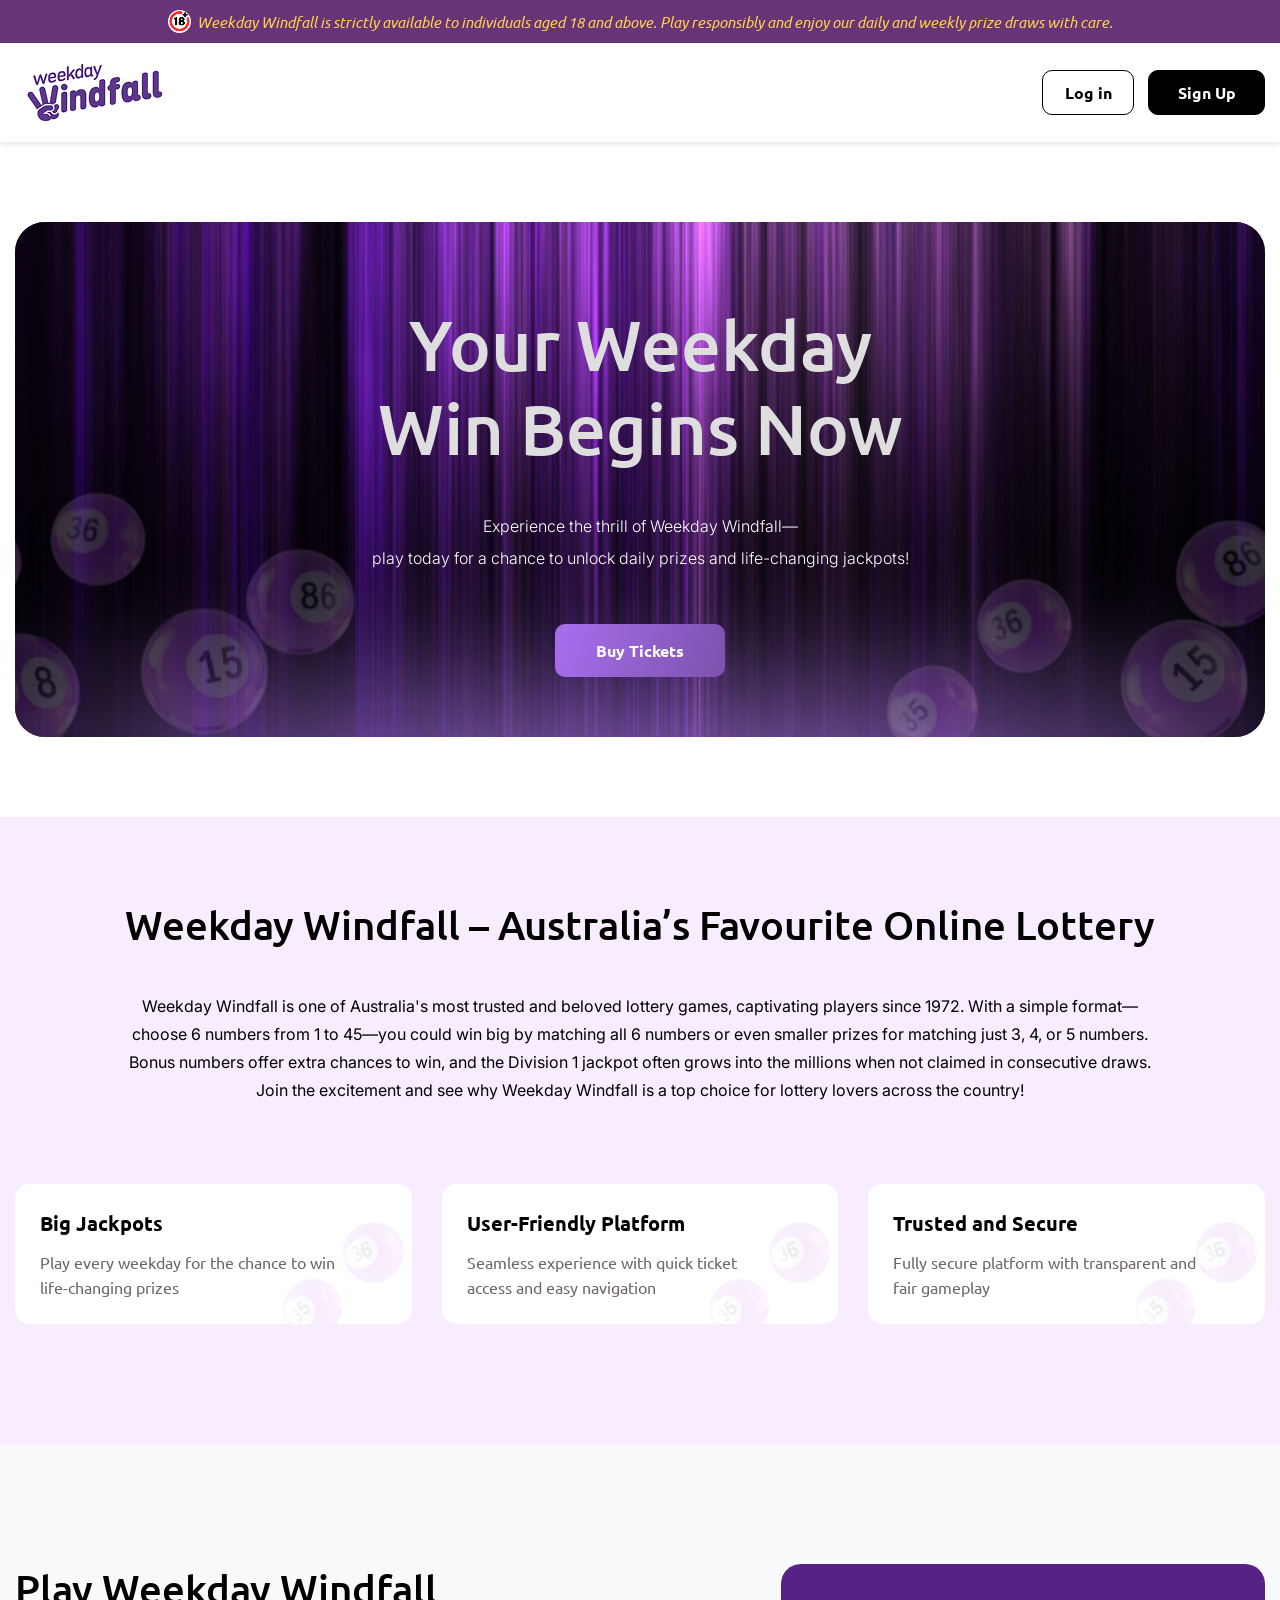
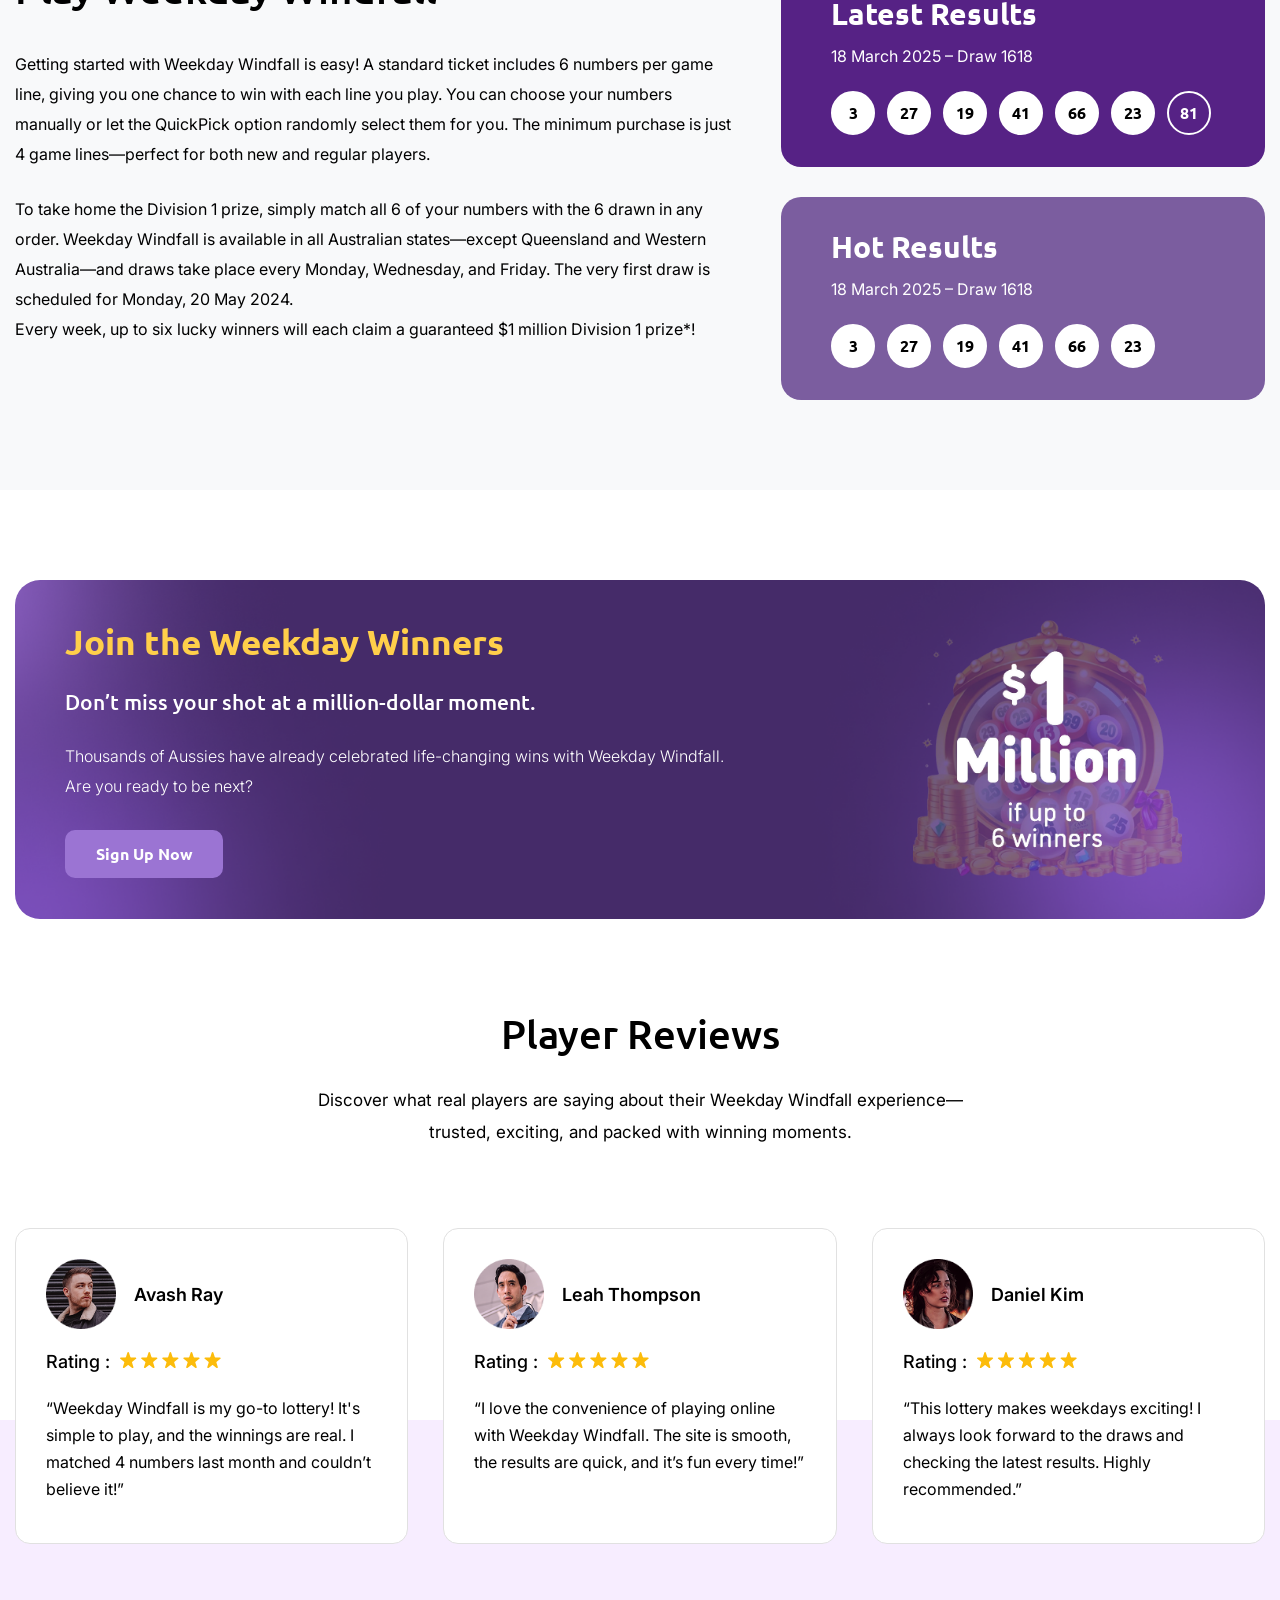
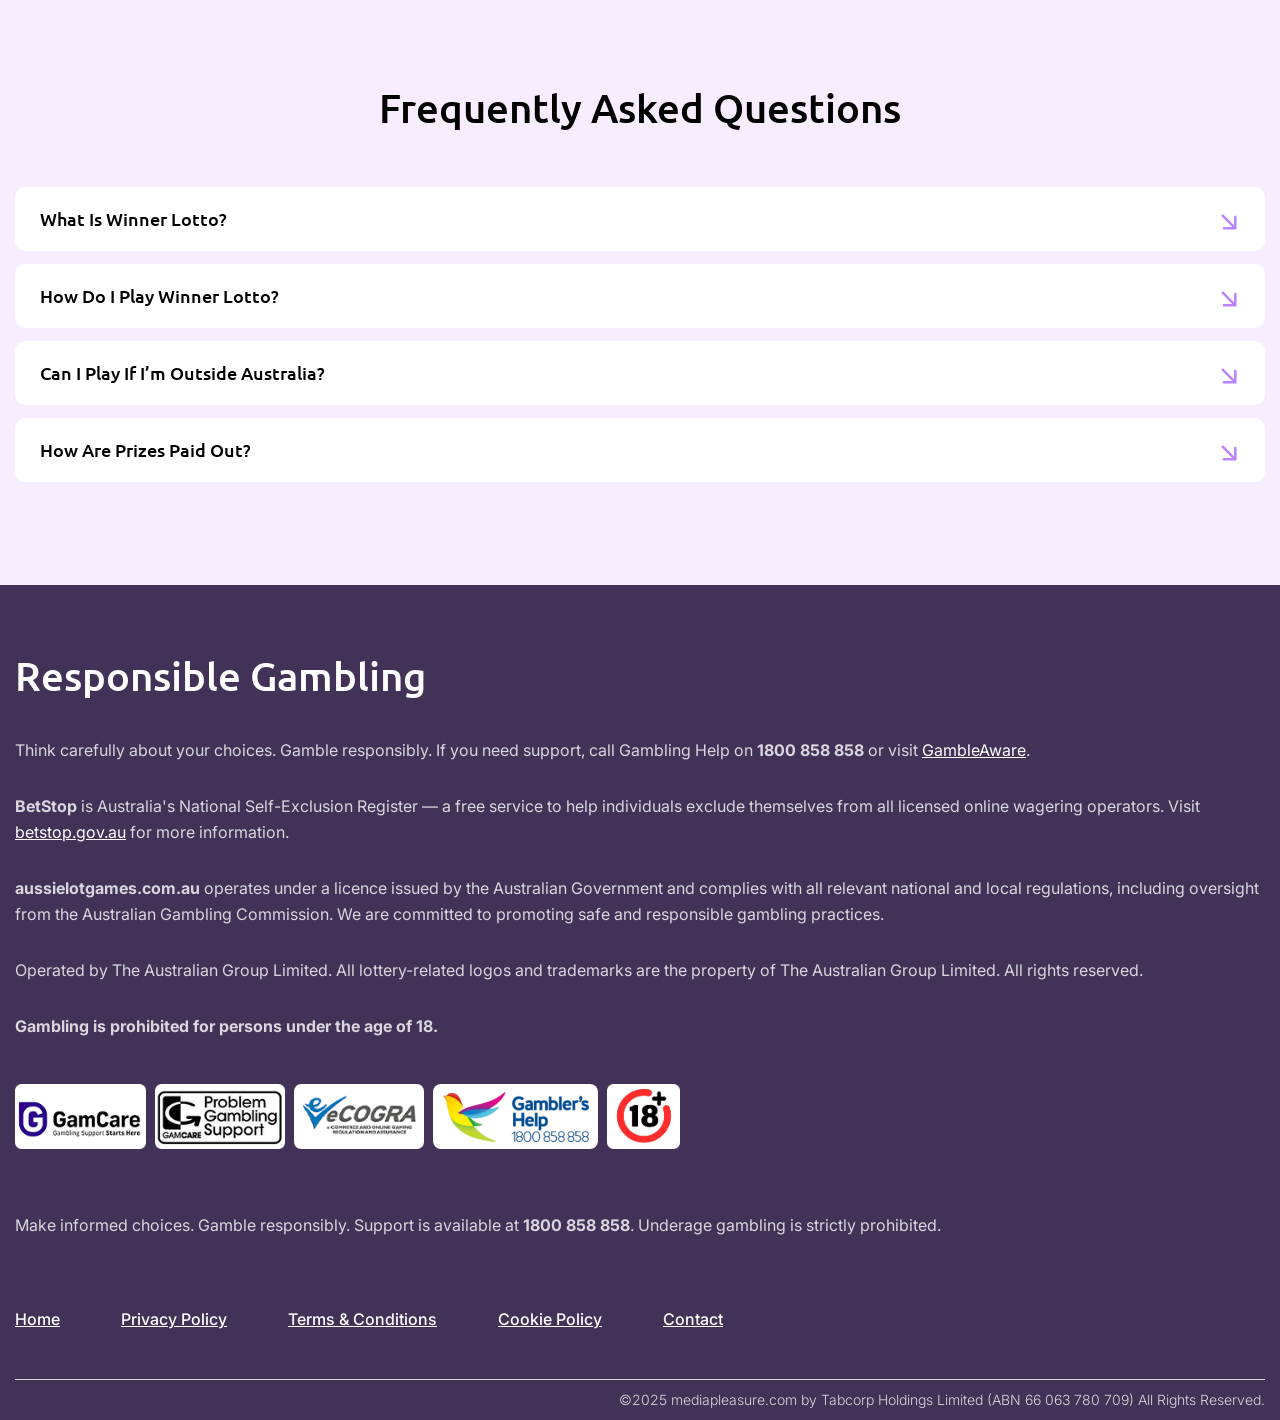
<file: index.html>
<!DOCTYPE html>
<html lang="en">
	<head>
		<meta charset="UTF-8">
		<meta http-equiv="X-UA-Compatible" content="IE=edge">
		<meta name="viewport" content="width=device-width, initial-scale=1, shrink-to-fit=no">
		<meta name="title" content="Weekday Windfall | Daily Prizes & Weekly Jackpots at MediaPleasure.com">
		<meta name="description" content="Join Weekday Windfall at MediaPleasure.com and win daily prizes, weekly jackpots, and exciting rewards! Play and celebrate your weekdays with endless winning opportunities.">
		<meta name="keywords" content="Weekday Windfall, Media Pleasure, daily prizes, weekly jackpots, online gaming, lucky draws, win cash prizes, instant rewards, play and win">
		<meta name="author" content="Media Pleasure Team">
		<meta name="robots" content="index, follow">
		<meta name="language" content="English">
		<meta name="designer" content="Media Pleasure Team - info@mediapleasure.com">
		<meta property="og:type" content="website">
		<meta property="og:url" content="https://mediapleasure.com/">
		<meta property="og:title" content="Weekday Windfall | Daily Prizes & Weekly Jackpots at MediaPleasure.com">
		<meta property="og:description" content="Play Weekday Windfall and experience the thrill of winning daily prizes and weekly jackpots. Join us now and make your weekdays unforgettable!">
		<meta property="og:image" content="https://mediapleasure.com/img/og-image.png">
		<meta name="twitter:card" content="summary_large_image">
		<meta name="twitter:url" content="https://mediapleasure.com/">
		<meta name="twitter:title" content="Weekday Windfall | Daily Prizes & Weekly Jackpots at MediaPleasure.com">
		<meta name="twitter:description" content="Win amazing prizes with Weekday Windfall! Play daily and weekly games to claim your rewards at MediaPleasure.com.">
		<meta name="twitter:image" content="https://mediapleasure.com/img/og-image.png">
		<title>Weekday Windfall | Daily Prizes & Weekly Jackpots at MediaPleasure.com</title>
		<link rel="shortcut icon" href="img/favicon.png" type="image/x-icon">
		<link rel="stylesheet" href="style.css">
		<link rel="stylesheet" href="css/responsive.css">
	</head>
	<body>
		<section class="topheader-area">
			<div class="topheader-part">
				<div class="topheader-left">
					<p>
						<img src="img/logo18+.png" alt="18+ icon - Age restriction warning for Weekday Windfall" />
						Weekday Windfall is strictly available to individuals aged 18 and above. Play responsibly and enjoy our daily and weekly prize draws with care.
					</p>
				</div>
			</div>
		</section>
		<header class="header-area">
			<div class="container">
				<div class="header-part">
					<div class="header-logo">
						<a href="index.html"><img src="img/logo.png" alt="Weekday Windfall Official Logo" /></a>
					</div>
					<div class="header-btn">
						<ul>
							<li><a href="logIn.html" title="Access your Weekday Windfall account">Log in</a></li>
							<li><a href="register.html" title="Create a new Weekday Windfall account">Sign Up</a></li>
						</ul>
					</div>
				</div>
			</div>
		</header>
		<section class="hero-area">
			<div class="container">
				<div class="heropartbg">
					<div class="heropart">
						<h1>Your Weekday <br>Win Begins Now</h1>
						<p>Experience the thrill of Weekday Windfall—<br>play today for a chance to unlock daily prizes and life-changing jackpots!</p>
						<a href="register.html">Buy Tickets</a>
					</div>
				</div>
			</div>
		</section>
		<section class="lifeLotteryoe-area">
			<div class="container">
				<div class="lifeLotteryoe-part">
					
					<div class="lifeLotteryoe-left">
						<h2>Weekday Windfall – Australia’s Favourite Online Lottery</h2>
						<div class="lifeLotteryoe-box">
							<p>
								Weekday Windfall is one of Australia's most trusted and beloved lottery games, captivating players since 1972. With a simple format—choose 6 numbers from 1 to 45—you could win big by matching all 6 numbers or even smaller prizes for matching just 3, 4, or 5 numbers. Bonus numbers offer extra chances to win, and the Division 1 jackpot often grows into the millions when not claimed in consecutive draws. Join the excitement and see why Weekday Windfall is a top choice for lottery lovers across the country!
							</p>
						</div>
					</div>
		
					<div class="lifeLotteryoe-right">
						<div class="lifeLotteryoe-boxs">
							<div class="lifeLotteryoeitem">
								<h3>Big Jackpots</h3>
								<p>Play every weekday for the chance to win life-changing prizes</p>
								<img src="img/bollimg1.png" alt="Big Jackpot Icon - Lottery Ball" />
							</div>
							<div class="lifeLotteryoeitem">
								<h3>User-Friendly Platform</h3>
								<p>Seamless experience with quick ticket access and easy navigation</p>
								<img src="img/bollimg1.png" alt="User Interface Icon - Simple Design" />
							</div>
							<div class="lifeLotteryoeitem">
								<h3>Trusted and Secure</h3>
								<p>Fully secure platform with transparent and fair gameplay</p>
								<img src="img/bollimg1.png" alt="Security Icon - Verified Platform" />
							</div>
						</div>
					</div>
					
				</div>
			</div>
		</section>
		<section class="latesthotrls-area">
			<div class="container">
				<div class="latesthotrls-part">
		
					<div class="latesthotrls-left">
						<div class="latesthotrlsleft-text">
							<h2>Play Weekday Windfall</h2>
							<p>
								Getting started with Weekday Windfall is easy! A standard ticket includes 6 numbers per game line, giving you one chance to win with each line you play. You can choose your numbers manually or let the QuickPick option randomly select them for you. The minimum purchase is just 4 game lines—perfect for both new and regular players.
							</p>
							<p>
								To take home the Division 1 prize, simply match all 6 of your numbers with the 6 drawn in any order. Weekday Windfall is available in all Australian states—except Queensland and Western Australia—and draws take place every Monday, Wednesday, and Friday. The very first draw is scheduled for Monday, 20 May 2024.<br>
								Every week, up to six lucky winners will each claim a guaranteed $1 million Division 1 prize*!
							</p>
						</div>
					</div>
		
					<div class="latesthotrls-right">
						<div class="latesthotrlsrt-box">
							<div class="latesthotrlsrt-item">
								<div class="latesthotrlsrt-text">
									<h2>Latest Results</h2>
									<p>18 March 2025 – Draw 1618</p>
								</div>
								<div class="latesthotrlsrt-right">
									<ul>
										<li>3</li>
										<li>27</li>
										<li>19</li>
										<li>41</li>
										<li>66</li>
										<li>23</li>
										<li class="active">81</li>
									</ul>
								</div>
							</div>
							<div class="latesthotrlsrt-item latesthotrlsrt-itembg">
								<div class="latesthotrlsrt-text">
									<h2>Hot Results</h2>
									<p>18 March 2025 – Draw 1618</p>
								</div>
								<div class="latesthotrlsrt-right">
									<ul>
										<li>3</li>
										<li>27</li>
										<li>19</li>
										<li>41</li>
										<li>66</li>
										<li>23</li>
									</ul>
								</div>
							</div>
						</div>
					</div>
		
				</div>
			</div>
		</section>
		<section class="joinwinners-area">
			<div class="container">
				<div class="joinwinners-part">
		
					<div class="joinwinners-left">
						<h2>Join the Weekday Winners</h2>
						<h6>Don’t miss your shot at a million-dollar moment.</h6>
						<p>Thousands of Aussies have already celebrated life-changing wins with Weekday Windfall. <br>Are you ready to be next?</p>
						<a href="register.html">Sign Up Now</a>
					</div>
		
					<div class="joinwinners-right">
						<img src="img/joinwinner.png" alt="Happy lottery winner celebrating victory" />
					</div>
		
				</div>
			</div>
		</section>
		<section class="playreviews-area">
			<div class="container">
				<div class="playreviews-hd">
					<h2>Player Reviews</h2>
					<p>Discover what real players are saying about their Weekday Windfall experience—<br>trusted, exciting, and packed with winning moments.</p>
				</div>
				<div class="playreviews-part">
					<div class="reviewsbox">
						<div class="reviewsuser">
							<div class="reviewsuser-img">
								<img src="img/reviewuserimg1.png" alt="Avash Ray - player photo" />
							</div>
							<div class="reviewsuser-hd">
								<h2>Avash Ray</h2>
							</div>
						</div>
						<div class="reviewsbox-rating">
							<p>Rating : <img src="img/star.svg" alt="5-star rating" /></p>
						</div>
						<div class="reviewsboxoitem-text">
							<p>“Weekday Windfall is my go-to lottery! It's simple to play, and the winnings are real. I matched 4 numbers last month and couldn’t believe it!”</p>
						</div>
					</div>
					<div class="reviewsbox">
						<div class="reviewsuser">
							<div class="reviewsuser-img">
								<img src="img/reviewuserimg2.png" alt="Leah Thompson - player photo" />
							</div>
							<div class="reviewsuser-hd">
								<h2>Leah Thompson</h2>
							</div>
						</div>
						<div class="reviewsbox-rating">
							<p>Rating : <img src="img/star.svg" alt="5-star rating" /></p>
						</div>
						<div class="reviewsboxoitem-text">
							<p>“I love the convenience of playing online with Weekday Windfall. The site is smooth, the results are quick, and it’s fun every time!”</p>
						</div>
					</div>
					<div class="reviewsbox">
						<div class="reviewsuser">
							<div class="reviewsuser-img">
								<img src="img/reviewuserimg3.png" alt="Daniel Kim - player photo" />
							</div>
							<div class="reviewsuser-hd">
								<h2>Daniel Kim</h2>
							</div>
						</div>
						<div class="reviewsbox-rating">
							<p>Rating : <img src="img/star.svg" alt="5-star rating" /></p>
						</div>
						<div class="reviewsboxoitem-text">
							<p>“This lottery makes weekdays exciting! I always look forward to the draws and checking the latest results. Highly recommended.”</p>
						</div>
					</div>
				</div>
			</div>
		</section>
		<section class="faq-area">
			<div class="container">
				<div class="faq-heading">
					<h2>Frequently Asked Questions</h2>
				</div>
				<div class="mainfaqpart">
					<div class="faqpart">
		
						<div class="ziehharmonika">
							<h3>What is Winner Lotto?</h3>
							<div>
								<span></span>
								<p>Winner Lotto is an online lottery platform that gives players the chance to participate in Australia’s most exciting weekday draws. With guaranteed Division 1 prizes, it's designed to make winning more frequent and accessible.</p>
							</div>
		
							<h3>How do I play Winner Lotto?</h3>
							<div>
								<span></span>
								<p>To play, simply choose 6 numbers from 1 to 45. You can pick your own numbers or use the QuickPick feature for random selection. Purchase at least 4 lines to get started. Draws are held every Monday, Wednesday, and Friday.</p>
							</div>
		
							<h3>Can I play if I’m outside Australia?</h3>
							<div>
								<span></span>
								<p>Currently, Winner Lotto is only available for residents within Australia. Please check your local laws and our terms of service for eligibility before playing from another region.</p>
							</div>
		
							<h3>How are prizes paid out?</h3>
							<div>
								<span></span>
								<p>If you win, your prize will be credited directly to your registered account. For larger winnings, additional identity verification may be required before the funds are released.</p>
							</div>
		
						</div>
					</div>
				</div>
			</div>
		</section>
		<footer class="footer-area">
			<div class="container">
				<div class="footer-part">
		
					<div class="responsiblegambling-part">
						<h2>Responsible Gambling</h2>
						<p>Think carefully about your choices. Gamble responsibly. If you need support, call Gambling Help on <strong>1800 858 858</strong> or visit <a href="https://responsiblegambling.vic.gov.au" target="_blank" rel="noopener">GambleAware</a>.</p>
						<p><strong>BetStop</strong> is Australia's National Self-Exclusion Register — a free service to help individuals exclude themselves from all licensed online wagering operators. Visit <a href="https://www.betstop.gov.au" target="_blank" rel="noopener">betstop.gov.au</a> for more information.</p>
						<p><strong>aussielotgames.com.au</strong> operates under a licence issued by the Australian Government and complies with all relevant national and local regulations, including oversight from the Australian Gambling Commission. We are committed to promoting safe and responsible gambling practices.</p>
						<p>Operated by The Australian Group Limited. All lottery-related logos and trademarks are the property of The Australian Group Limited. All rights reserved.</p>
						<p><strong>Gambling is prohibited for persons under the age of 18.</strong></p>
					</div>
		
					<div class="footerlogos">
						<ul>
							<li><a href="https://www.gambleaware.org/" target="_blank" rel="noopener"><img src="img/footerlogo3.png" alt="GambleAware Logo" /></a></li>
							<li><a href="https://www.gamcare.org.uk/" target="_blank" rel="noopener"><img src="img/footerlogo2.png" alt="GamCare Logo" /></a></li>
							<li><a href="https://ecogra.org/" target="_blank" rel="noopener"><img src="img/footerlogo5.png" alt="eCOGRA Certified" /></a></li>
							<li><a href="https://gamblershelp.com.au/" target="_blank" rel="noopener"><img src="img/Gamblers-Help.png" alt="Gambler's Help" style="border-radius: 8px;" /></a></li>
							<li><a><img src="img/footerlogo1.png" alt="Main Logo" /></a></li>
						</ul>
					</div> <br><br><br>
		
					<div class="responsiblegambling-part">
						<p>Make informed choices. Gamble responsibly. Support is available at <strong>1800 858 858</strong>. Underage gambling is strictly prohibited.</p>
					</div>
		
					<div class="footer-nav">
						<ul>
							<li><a href="index.html">Home</a></li>
							<li><a href="privacypolicy.html">Privacy Policy</a></li>
							<li><a href="terms&conditions.html">Terms & Conditions</a></li>
							<li><a href="cookiepolicy.html">Cookie Policy</a></li>
							<li><a href="mailto:info@mediapleasure.com">Contact</a></li>
						</ul>
					</div>
		
				</div>
		
				<div class="footer-copyright">
					<p>©2025 mediapleasure.com by Tabcorp Holdings Limited (ABN 66 063 780 709) All Rights Reserved.</p>
				</div>
			</div>
		</footer>
		<script src="https://cdnjs.cloudflare.com/ajax/libs/jquery/3.7.1/jquery.js"></script>
		<script src="js/scripts.js"></script>
		<script src="js/ziehharmonika.js"></script>
		<script>
		$(document).ready(function() {
				$('.ziehharmonika').ziehharmonika({
					collapsible: true
				});
			});
		</script>
		
	</body>
</html>
</file>
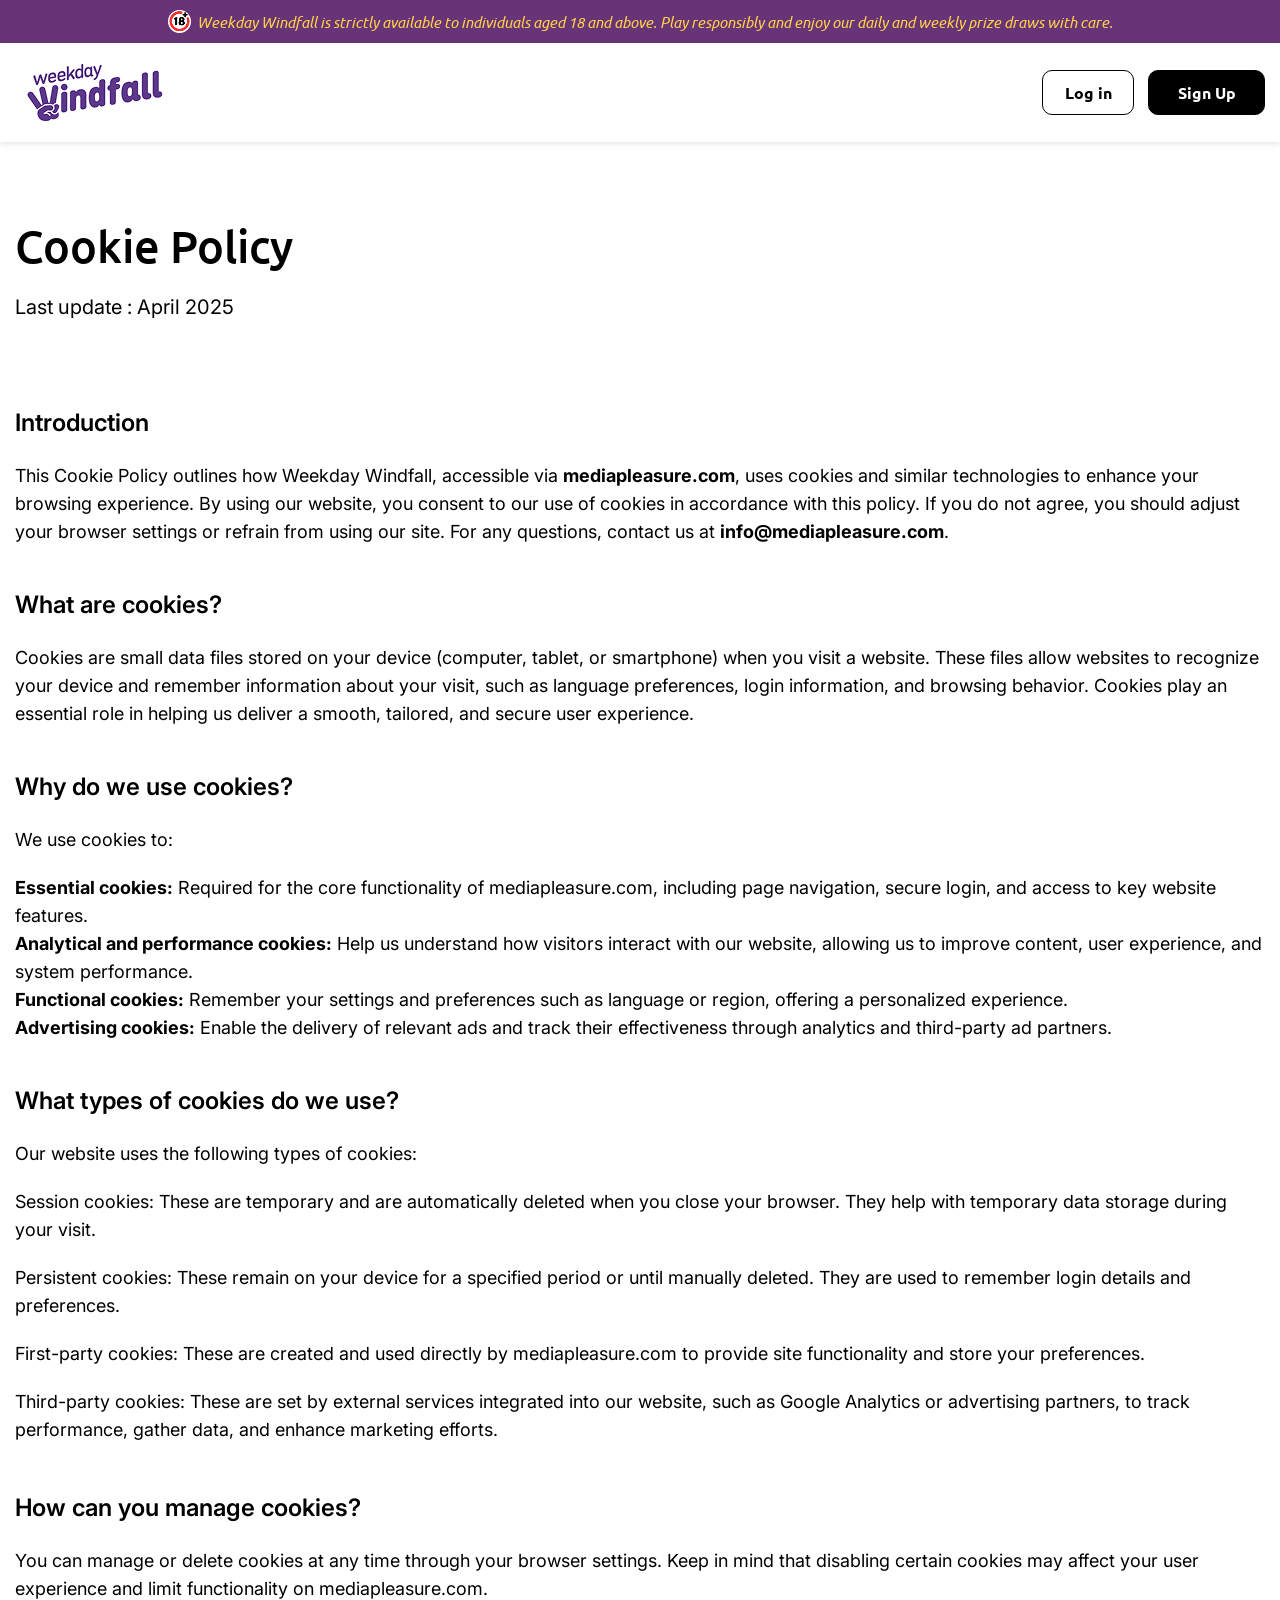
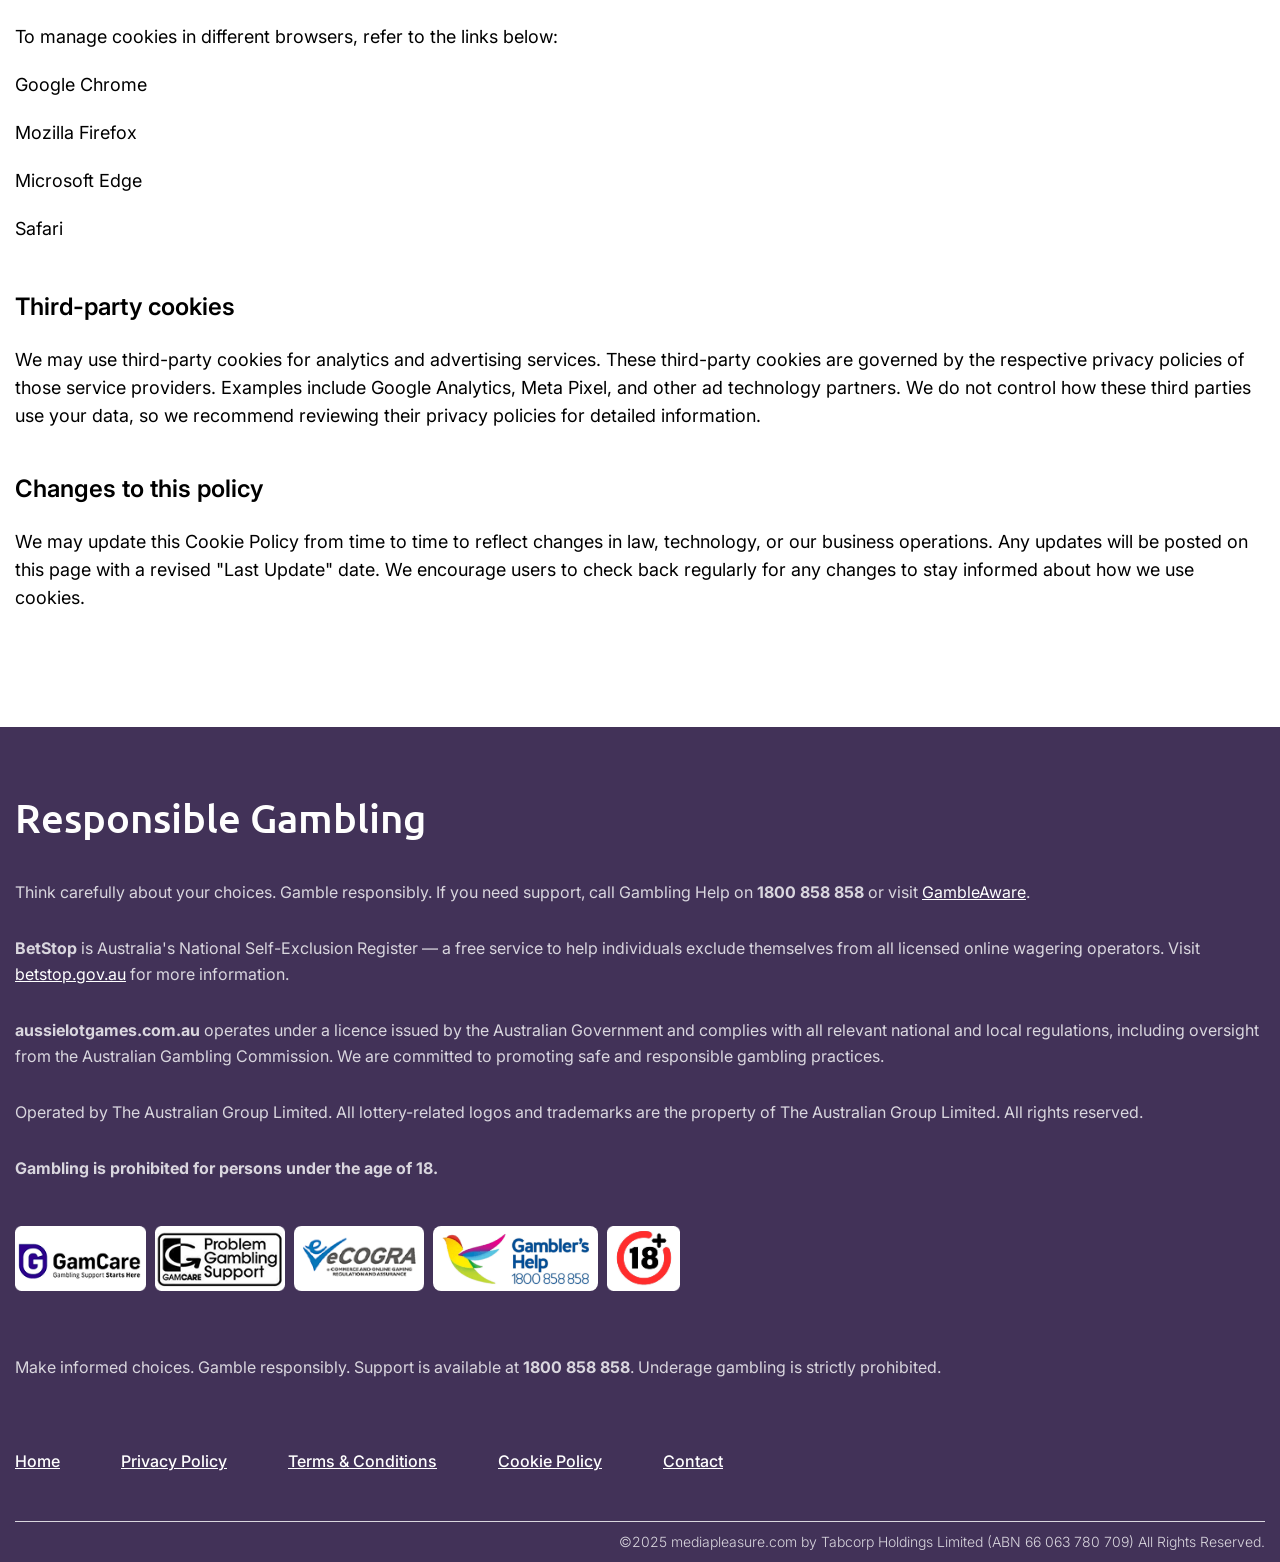
<file: cookiepolicy.html>
<!DOCTYPE html>
<html lang="en">
	<head>
		<meta charset="UTF-8">
		<meta http-equiv="X-UA-Compatible" content="IE=edge">
		<meta name="viewport" content="width=device-width, initial-scale=1, shrink-to-fit=no">
		<meta name="title" content="Cookie Policy | Weekday Windfall - MediaPleasure.com">
		<meta name="description" content="Read the Cookie Policy of Weekday Windfall on MediaPleasure.com. Learn how we use cookies and similar technologies to enhance your experience.">
		<meta name="keywords" content="Weekday Windfall cookies, Media Pleasure cookie policy, data protection, cookies usage, cookies and privacy, website cookies, user experience, cookies consent">
		<meta name="author" content="Media Pleasure Team">
		<meta name="robots" content="index, follow">
		<meta name="language" content="English">
		<meta name="designer" content="Media Pleasure Team - info@mediapleasure.com">
		<meta property="og:type" content="website">
		<meta property="og:url" content="https://mediapleasure.com/cookie-policy">
		<meta property="og:title" content="Cookie Policy | Weekday Windfall - MediaPleasure.com">
		<meta property="og:description" content="Learn how Weekday Windfall uses cookies and similar technologies to provide a better user experience. Understand your options and manage cookie preferences.">
		<meta property="og:image" content="https://mediapleasure.com/img/og-image.png">
		<meta name="twitter:card" content="summary_large_image">
		<meta name="twitter:url" content="https://mediapleasure.com/cookie-policy">
		<meta name="twitter:title" content="Cookie Policy | Weekday Windfall - MediaPleasure.com">
		<meta name="twitter:description" content="Read the cookie policy for Weekday Windfall on MediaPleasure.com. Understand how cookies enhance your experience and how you can manage them.">
		<meta name="twitter:image" content="https://mediapleasure.com/img/og-image.png">
		<title>Cookie Policy | Weekday Windfall - MediaPleasure.com</title>
		<link rel="shortcut icon" href="img/favicon.png" type="image/x-icon">
		<link rel="stylesheet" href="style.css">
		<link rel="stylesheet" href="css/responsive.css">
	</head>	
	<body>
		<section class="topheader-area">
			<div class="topheader-part">
				<div class="topheader-left">
					<p>
						<img src="img/logo18+.png" alt="18+ icon - Age restriction warning for Weekday Windfall" />
						Weekday Windfall is strictly available to individuals aged 18 and above. Play responsibly and enjoy our daily and weekly prize draws with care.
					</p>
				</div>
			</div>
		</section>
		<header class="header-area">
			<div class="container">
				<div class="header-part">
					<div class="header-logo">
						<a href="index.html"><img src="img/logo.png" alt="Weekday Windfall Official Logo" /></a>
					</div>
					<div class="header-btn">
						<ul>
							<li><a href="logIn.html" title="Access your Weekday Windfall account">Log in</a></li>
							<li><a href="register.html" title="Create a new Weekday Windfall account">Sign Up</a></li>
						</ul>
					</div>
				</div>
			</div>
		</header>
		<section class="newherott-area">
			<div class="container">
				<div class="newhero-part">
		
					<div class="newhero-heading">
						<h2>Cookie Policy</h2>
                        <p>Last update : April 2025</p>
					</div>
		
					<!-- start-->
					<div class="newheroitem1">
						<h3>Introduction</h3>
						<p>This Cookie Policy outlines how Weekday Windfall, accessible via <strong>mediapleasure.com</strong>, uses cookies and similar technologies to enhance your browsing experience. By using our website, you consent to our use of cookies in accordance with this policy. If you do not agree, you should adjust your browser settings or refrain from using our site. For any questions, contact us at <strong>info@mediapleasure.com</strong>.</p>
					</div>
					<!-- end-->
		
					<!-- start-->
					<div class="newheroitem1">
						<h3>What are cookies?</h3>
						<p>Cookies are small data files stored on your device (computer, tablet, or smartphone) when you visit a website. These files allow websites to recognize your device and remember information about your visit, such as language preferences, login information, and browsing behavior. Cookies play an essential role in helping us deliver a smooth, tailored, and secure user experience.</p>
					</div>
					<!-- end-->
		
					<!-- start-->
					<div class="newheroitem1">
						<h3>Why do we use cookies?</h3>
						<h5>We use cookies to:</h5>
						<p>
							<strong>Essential cookies:</strong> Required for the core functionality of mediapleasure.com, including page navigation, secure login, and access to key website features.<br>
							<strong>Analytical and performance cookies:</strong> Help us understand how visitors interact with our website, allowing us to improve content, user experience, and system performance.<br>
							<strong>Functional cookies:</strong> Remember your settings and preferences such as language or region, offering a personalized experience.<br>
							<strong>Advertising cookies:</strong> Enable the delivery of relevant ads and track their effectiveness through analytics and third-party ad partners.
						</p>
					</div>
					<!-- end-->
		
					<!-- start-->
					<div class="newheroitem1">
						<h3>What types of cookies do we use?</h3>
						<h5>Our website uses the following types of cookies:</h5>
		
						<h5>Session cookies: These are temporary and are automatically deleted when you close your browser. They help with temporary data storage during your visit.</h5>
		
						<h5>Persistent cookies: These remain on your device for a specified period or until manually deleted. They are used to remember login details and preferences.</h5>
		
						<h5>First-party cookies: These are created and used directly by mediapleasure.com to provide site functionality and store your preferences.</h5>
		
						<h5>Third-party cookies: These are set by external services integrated into our website, such as Google Analytics or advertising partners, to track performance, gather data, and enhance marketing efforts.</h5>
					</div>
					<!-- end-->
		
					<!-- start-->
					<div class="newheroitem1">
						<h3>How can you manage cookies?</h3>
						<h5>You can manage or delete cookies at any time through your browser settings. Keep in mind that disabling certain cookies may affect your user experience and limit functionality on mediapleasure.com.</h5>
		
						<h5>To manage cookies in different browsers, refer to the links below:</h5>
		
						<h5>Google Chrome</h5>
						<h5>Mozilla Firefox</h5>
						<h5>Microsoft Edge</h5>
						<h5>Safari</h5>
					</div>
					<!-- end-->
		
					<!-- start-->
					<div class="newheroitem1">
						<h3>Third-party cookies</h3>
						<p>We may use third-party cookies for analytics and advertising services. These third-party cookies are governed by the respective privacy policies of those service providers. Examples include Google Analytics, Meta Pixel, and other ad technology partners. We do not control how these third parties use your data, so we recommend reviewing their privacy policies for detailed information.</p>
					</div>
					<!-- end-->
		
					<!-- start-->
					<div class="newheroitem1">
						<h3>Changes to this policy</h3>
						<p>We may update this Cookie Policy from time to time to reflect changes in law, technology, or our business operations. Any updates will be posted on this page with a revised "Last Update" date. We encourage users to check back regularly for any changes to stay informed about how we use cookies.</p>
					</div>
					<!-- end-->
		
				</div>
			</div>
		</section>
		
		<footer class="footer-area">
			<div class="container">
				<div class="footer-part">
		
					<div class="responsiblegambling-part">
						<h2>Responsible Gambling</h2>
						<p>Think carefully about your choices. Gamble responsibly. If you need support, call Gambling Help on <strong>1800 858 858</strong> or visit <a href="https://responsiblegambling.vic.gov.au" target="_blank" rel="noopener">GambleAware</a>.</p>
						<p><strong>BetStop</strong> is Australia's National Self-Exclusion Register — a free service to help individuals exclude themselves from all licensed online wagering operators. Visit <a href="https://www.betstop.gov.au" target="_blank" rel="noopener">betstop.gov.au</a> for more information.</p>
						<p><strong>aussielotgames.com.au</strong> operates under a licence issued by the Australian Government and complies with all relevant national and local regulations, including oversight from the Australian Gambling Commission. We are committed to promoting safe and responsible gambling practices.</p>
						<p>Operated by The Australian Group Limited. All lottery-related logos and trademarks are the property of The Australian Group Limited. All rights reserved.</p>
						<p><strong>Gambling is prohibited for persons under the age of 18.</strong></p>
					</div>
		
					<div class="footerlogos">
						<ul>
							<li><a href="https://www.gambleaware.org/" target="_blank" rel="noopener"><img src="img/footerlogo3.png" alt="GambleAware Logo" /></a></li>
							<li><a href="https://www.gamcare.org.uk/" target="_blank" rel="noopener"><img src="img/footerlogo2.png" alt="GamCare Logo" /></a></li>
							<li><a href="https://ecogra.org/" target="_blank" rel="noopener"><img src="img/footerlogo5.png" alt="eCOGRA Certified" /></a></li>
							<li><a href="https://gamblershelp.com.au/" target="_blank" rel="noopener"><img src="img/Gamblers-Help.png" alt="Gambler's Help" style="border-radius: 8px;" /></a></li>
							<li><a><img src="img/footerlogo1.png" alt="Main Logo" /></a></li>
						</ul>
					</div> <br><br><br>
		
					<div class="responsiblegambling-part">
						<p>Make informed choices. Gamble responsibly. Support is available at <strong>1800 858 858</strong>. Underage gambling is strictly prohibited.</p>
					</div>
		
					<div class="footer-nav">
						<ul>
							<li><a href="index.html">Home</a></li>
							<li><a href="privacypolicy.html">Privacy Policy</a></li>
							<li><a href="terms&conditions.html">Terms & Conditions</a></li>
							<li><a href="cookiepolicy.html">Cookie Policy</a></li>
							<li><a href="mailto:info@mediapleasure.com">Contact</a></li>
						</ul>
					</div>
		
				</div>
		
				<div class="footer-copyright">
					<p>©2025 mediapleasure.com by Tabcorp Holdings Limited (ABN 66 063 780 709) All Rights Reserved.</p>
				</div>
			</div>
		</footer>
		<script src="https://cdnjs.cloudflare.com/ajax/libs/jquery/3.7.1/jquery.js"></script>
	</body>
</html>
</file>
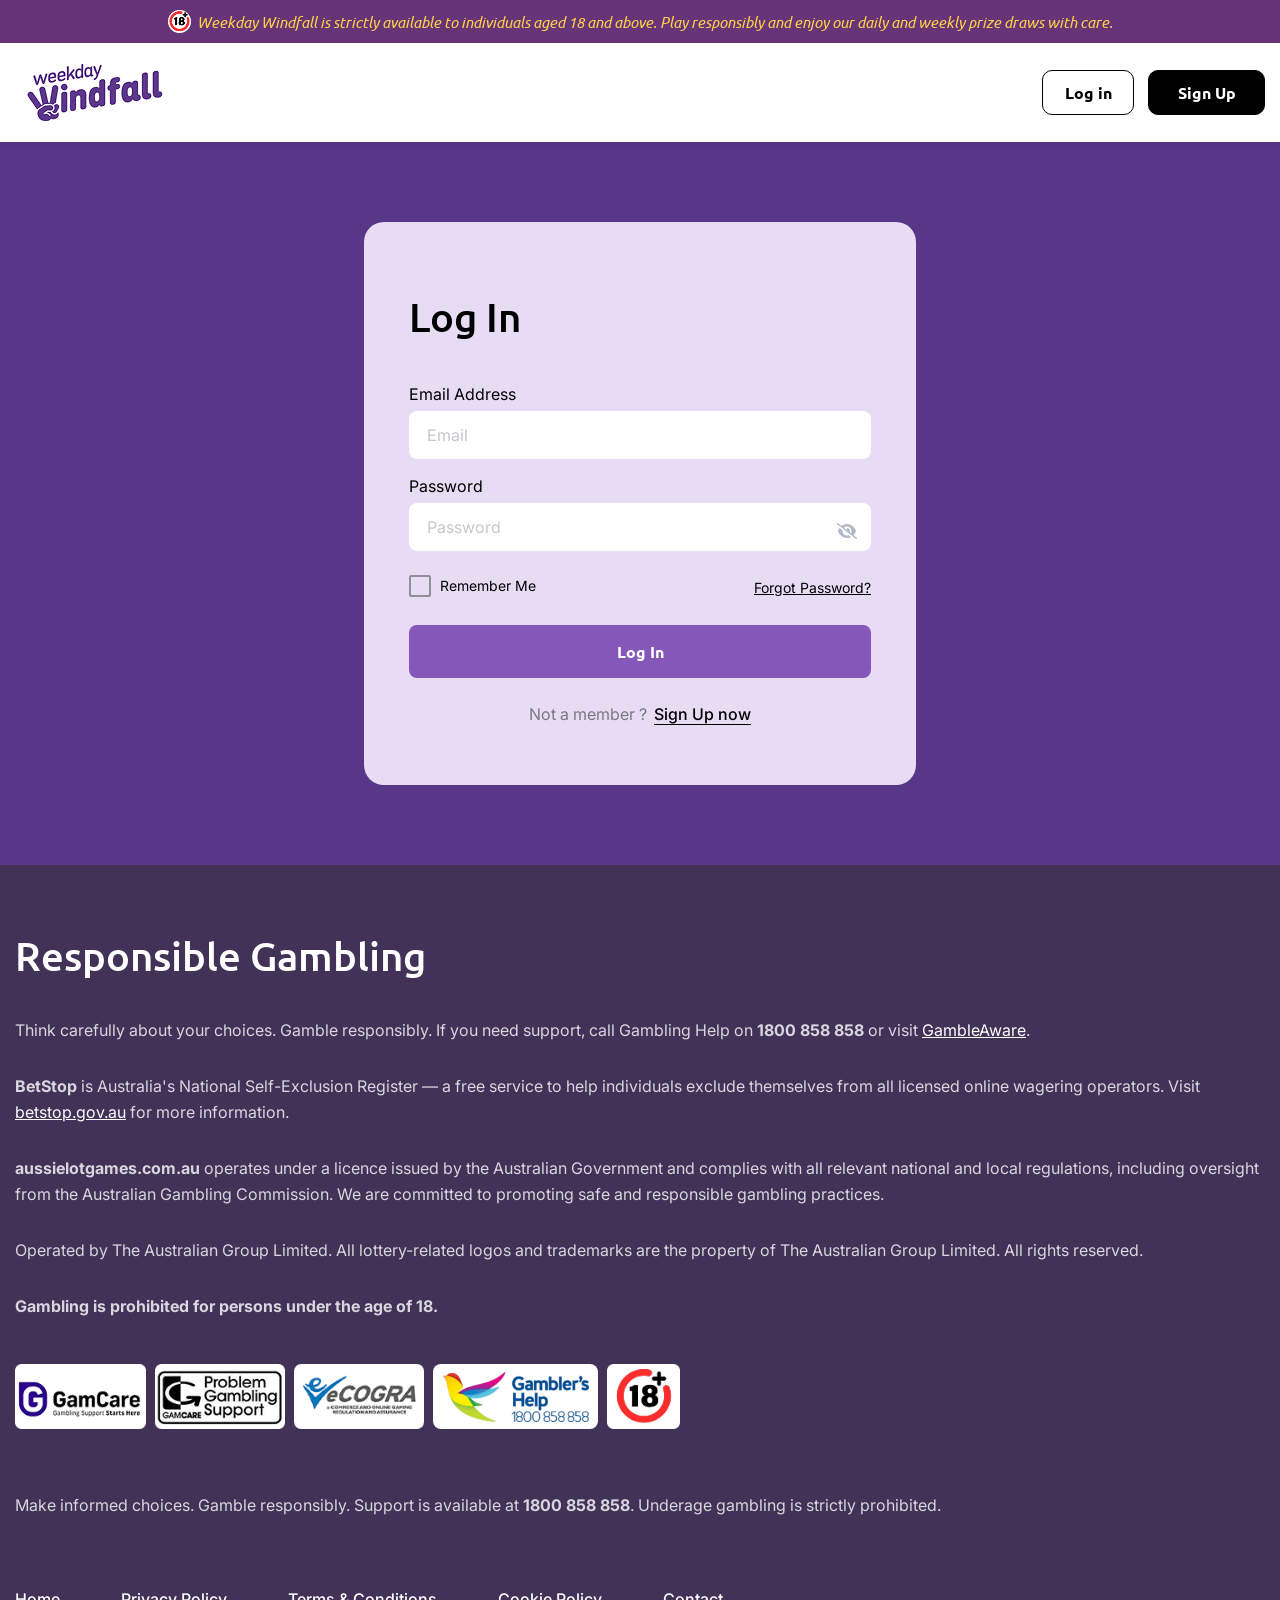
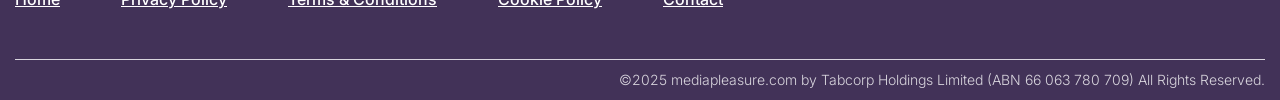
<file: logIn.html>
<!DOCTYPE html>
<html lang="en">
	<head>
		<meta charset="UTF-8">
		<meta http-equiv="X-UA-Compatible" content="IE=edge">
		<meta name="viewport" content="width=device-width, initial-scale=1, shrink-to-fit=no">
		<meta name="title" content="Login to Weekday Windfall | Access Your Account at MediaPleasure.com">
		<meta name="description" content="Log in to your Weekday Windfall account on MediaPleasure.com to continue playing and winning daily prizes and weekly jackpots. Quick and secure access awaits you.">
		<meta name="keywords" content="Weekday Windfall login, Media Pleasure login, account access, login page, sign in, user dashboard, play to win, secure login, prize access">
		<meta name="author" content="Media Pleasure Team">
		<meta name="robots" content="index, follow">
		<meta name="language" content="English">
		<meta name="designer" content="Media Pleasure Team - info@mediapleasure.com">
		<meta property="og:type" content="website">
		<meta property="og:url" content="https://mediapleasure.com/login">
		<meta property="og:title" content="Login to Weekday Windfall | Access Your Account at MediaPleasure.com">
		<meta property="og:description" content="Securely log in to Weekday Windfall and stay connected to all your prize opportunities, weekly jackpots, and exclusive offers.">
		<meta property="og:image" content="https://mediapleasure.com/img/og-image.png">
		<meta name="twitter:card" content="summary_large_image">
		<meta name="twitter:url" content="https://mediapleasure.com/login">
		<meta name="twitter:title" content="Login to Weekday Windfall | Access Your Account at MediaPleasure.com">
		<meta name="twitter:description" content="Access your Weekday Windfall account to keep playing and winning daily rewards and weekly jackpots. Login now at MediaPleasure.com.">
		<meta name="twitter:image" content="https://mediapleasure.com/img/og-image.png">
		<title>Login to Weekday Windfall | Access Your Account at MediaPleasure.com</title>
		<link rel="shortcut icon" href="img/favicon.png" type="image/x-icon">
		<link rel="stylesheet" href="style.css">
		<link rel="stylesheet" href="css/responsive.css">
	</head>	
	<body>
		<section class="topheader-area">
			<div class="topheader-part">
				<div class="topheader-left">
					<p>
						<img src="img/logo18+.png" alt="18+ icon - Age restriction warning for Weekday Windfall" />
						Weekday Windfall is strictly available to individuals aged 18 and above. Play responsibly and enjoy our daily and weekly prize draws with care.
					</p>
				</div>
			</div>
		</section>
		<header class="header-area">
			<div class="container">
				<div class="header-part">
					<div class="header-logo">
						<a href="index.html"><img src="img/logo.png" alt="Weekday Windfall Official Logo" /></a>
					</div>
					<div class="header-btn">
						<ul>
							<li><a href="logIn.html" title="Access your Weekday Windfall account">Log in</a></li>
							<li><a href="register.html" title="Create a new Weekday Windfall account">Sign Up</a></li>
						</ul>
					</div>
				</div>
			</div>
		</header>
		<section class="form-area">
			<div class="container">
			  <div class="formbox">
				<div class="formheading">
				  <h2>Log In</h2>
				</div>
				<div class="formpart" id="loginForm">
				  <form action="#" method="POST">
					<div class="fromitems">
					  <div class="fromitem">
						<h5>Email Address</h5>
						<input type="email" name="email" id="loginEmail" placeholder="Email" required>
					  </div>
					  <h5>Password</h5>
					  <div class="password-container">
						<input type="password" id="loginPassword" placeholder="Password" required>
						<button type="button" class="toggle-password" onclick="togglePassword('loginPassword', 'loginEyeIcon')">
						  <img id="loginEyeIcon" src="img/eyeclose.svg" alt="Show Password">
						</button>
					  </div>
					</div>
		  
					<div class="main2box">
						<div class="maincheckbox">
							<label class="checkboxpart">
								Remember Me
								<input type="checkbox">
								<span class="checkmark"></span>
							</label>
							
						</div>
						<div class="forgotps">
							<p><a onclick="toggleForm('forgotPasswordForm')">Forgot Password?</a></p>
						</div>

						</div>


						<div class="fromitem2">
							<input type="submit" value="Log In">
						</div>
						<div class="fromitem3">
							<h6>Not a member ? <a href="register.html"> Sign Up now</a></h6>
						</div>
					</form>
				</div>
				<div class="formpart" id="forgotPasswordForm" style="display: none">
					<form action="#" method="POST">
					  <div class="fromitems">
						<div class="fromitem">
							<h5>Email Address</h5>
						  <input type="email" name="email" id="forgotEmail" placeholder="Enter your email" required="">
						</div>
					  </div>
					  <div class="fromitem2">
						<input type="submit" value="Reset Password" id="resetPasswordSubmit">
					  </div>
			
					  <div class="fromitem3">
						<h6>
							<a href="#" onclick="toggleForm('loginForm')">Back to Login</a>
						</h6>
					  </div>
					</form>
				</div>
			</div>
		</section>
		<footer class="footer-area">
			<div class="container">
				<div class="footer-part">
		
					<div class="responsiblegambling-part">
						<h2>Responsible Gambling</h2>
						<p>Think carefully about your choices. Gamble responsibly. If you need support, call Gambling Help on <strong>1800 858 858</strong> or visit <a href="https://responsiblegambling.vic.gov.au" target="_blank" rel="noopener">GambleAware</a>.</p>
						<p><strong>BetStop</strong> is Australia's National Self-Exclusion Register — a free service to help individuals exclude themselves from all licensed online wagering operators. Visit <a href="https://www.betstop.gov.au" target="_blank" rel="noopener">betstop.gov.au</a> for more information.</p>
						<p><strong>aussielotgames.com.au</strong> operates under a licence issued by the Australian Government and complies with all relevant national and local regulations, including oversight from the Australian Gambling Commission. We are committed to promoting safe and responsible gambling practices.</p>
						<p>Operated by The Australian Group Limited. All lottery-related logos and trademarks are the property of The Australian Group Limited. All rights reserved.</p>
						<p><strong>Gambling is prohibited for persons under the age of 18.</strong></p>
					</div>
		
					<div class="footerlogos">
						<ul>
							<li><a href="https://www.gambleaware.org/" target="_blank" rel="noopener"><img src="img/footerlogo3.png" alt="GambleAware Logo" /></a></li>
							<li><a href="https://www.gamcare.org.uk/" target="_blank" rel="noopener"><img src="img/footerlogo2.png" alt="GamCare Logo" /></a></li>
							<li><a href="https://ecogra.org/" target="_blank" rel="noopener"><img src="img/footerlogo5.png" alt="eCOGRA Certified" /></a></li>
							<li><a href="https://gamblershelp.com.au/" target="_blank" rel="noopener"><img src="img/Gamblers-Help.png" alt="Gambler's Help" style="border-radius: 8px;" /></a></li>
							<li><a><img src="img/footerlogo1.png" alt="Main Logo" /></a></li>
						</ul>
					</div> <br><br><br>
		
					<div class="responsiblegambling-part">
						<p>Make informed choices. Gamble responsibly. Support is available at <strong>1800 858 858</strong>. Underage gambling is strictly prohibited.</p>
					</div>
		
					<div class="footer-nav">
						<ul>
							<li><a href="index.html">Home</a></li>
							<li><a href="privacypolicy.html">Privacy Policy</a></li>
							<li><a href="terms&conditions.html">Terms & Conditions</a></li>
							<li><a href="cookiepolicy.html">Cookie Policy</a></li>
							<li><a href="mailto:info@mediapleasure.com">Contact</a></li>
						</ul>
					</div>
		
				</div>
		
				<div class="footer-copyright">
					<p>©2025 mediapleasure.com by Tabcorp Holdings Limited (ABN 66 063 780 709) All Rights Reserved.</p>
				</div>
			</div>
		</footer>
		<script src="https://cdnjs.cloudflare.com/ajax/libs/jquery/3.7.1/jquery.js"></script>
		<script src="js/scripts.js"></script>
		<script>
			// Toggle password visibility
			function togglePassword(inputId, iconId) {
			  const passwordInput = document.getElementById(inputId);
			  const eyeIcon = document.getElementById(iconId);
			  if (passwordInput.type === "password") {
				passwordInput.type = "text";
				eyeIcon.src = "img/eye.svg";
			  } else {
				passwordInput.type = "password";
				eyeIcon.src = "img/eyeclose.svg";
			  }
			}
		  
			// Toggle between login and forgot password forms
			function toggleForm(formId) {
			  const loginForm = document.getElementById('loginForm');
			  const forgotPasswordForm = document.getElementById('forgotPasswordForm');
		  
			  loginForm.style.display = (formId === 'loginForm') ? 'block' : 'none';
			  forgotPasswordForm.style.display = (formId === 'forgotPasswordForm') ? 'block' : 'none';
			}
		  
			// Handle Login submission
			document.getElementById('loginForm').addEventListener('submit', function(event) {
			  event.preventDefault();
			  window.location.href = "index.html";
			});
		  
			// Handle Forgot Password submission
			document.getElementById('forgotPasswordForm').addEventListener('submit', function(event) {
			  event.preventDefault();
			  alert("Password reset instructions have been sent to your email.");
			  toggleForm('loginForm');
			});
		</script>
		
	</body>
</html>
</file>
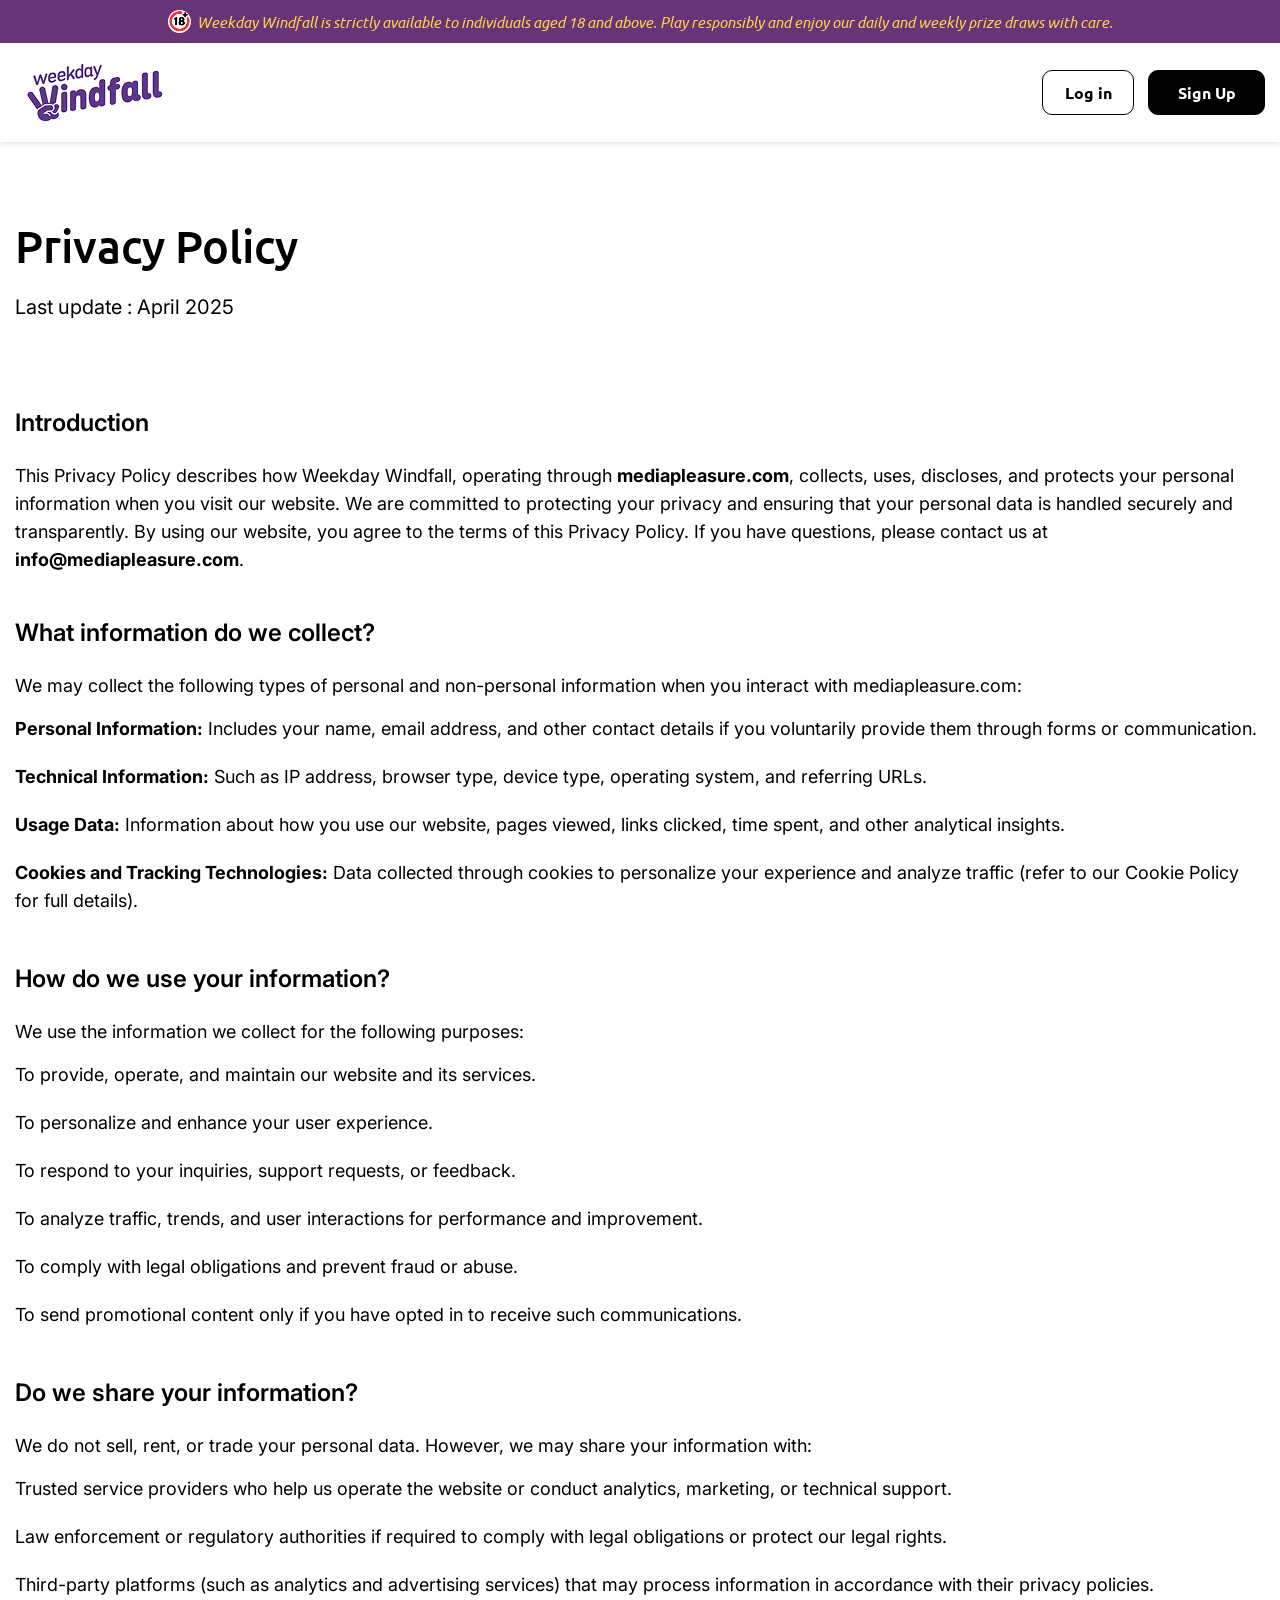
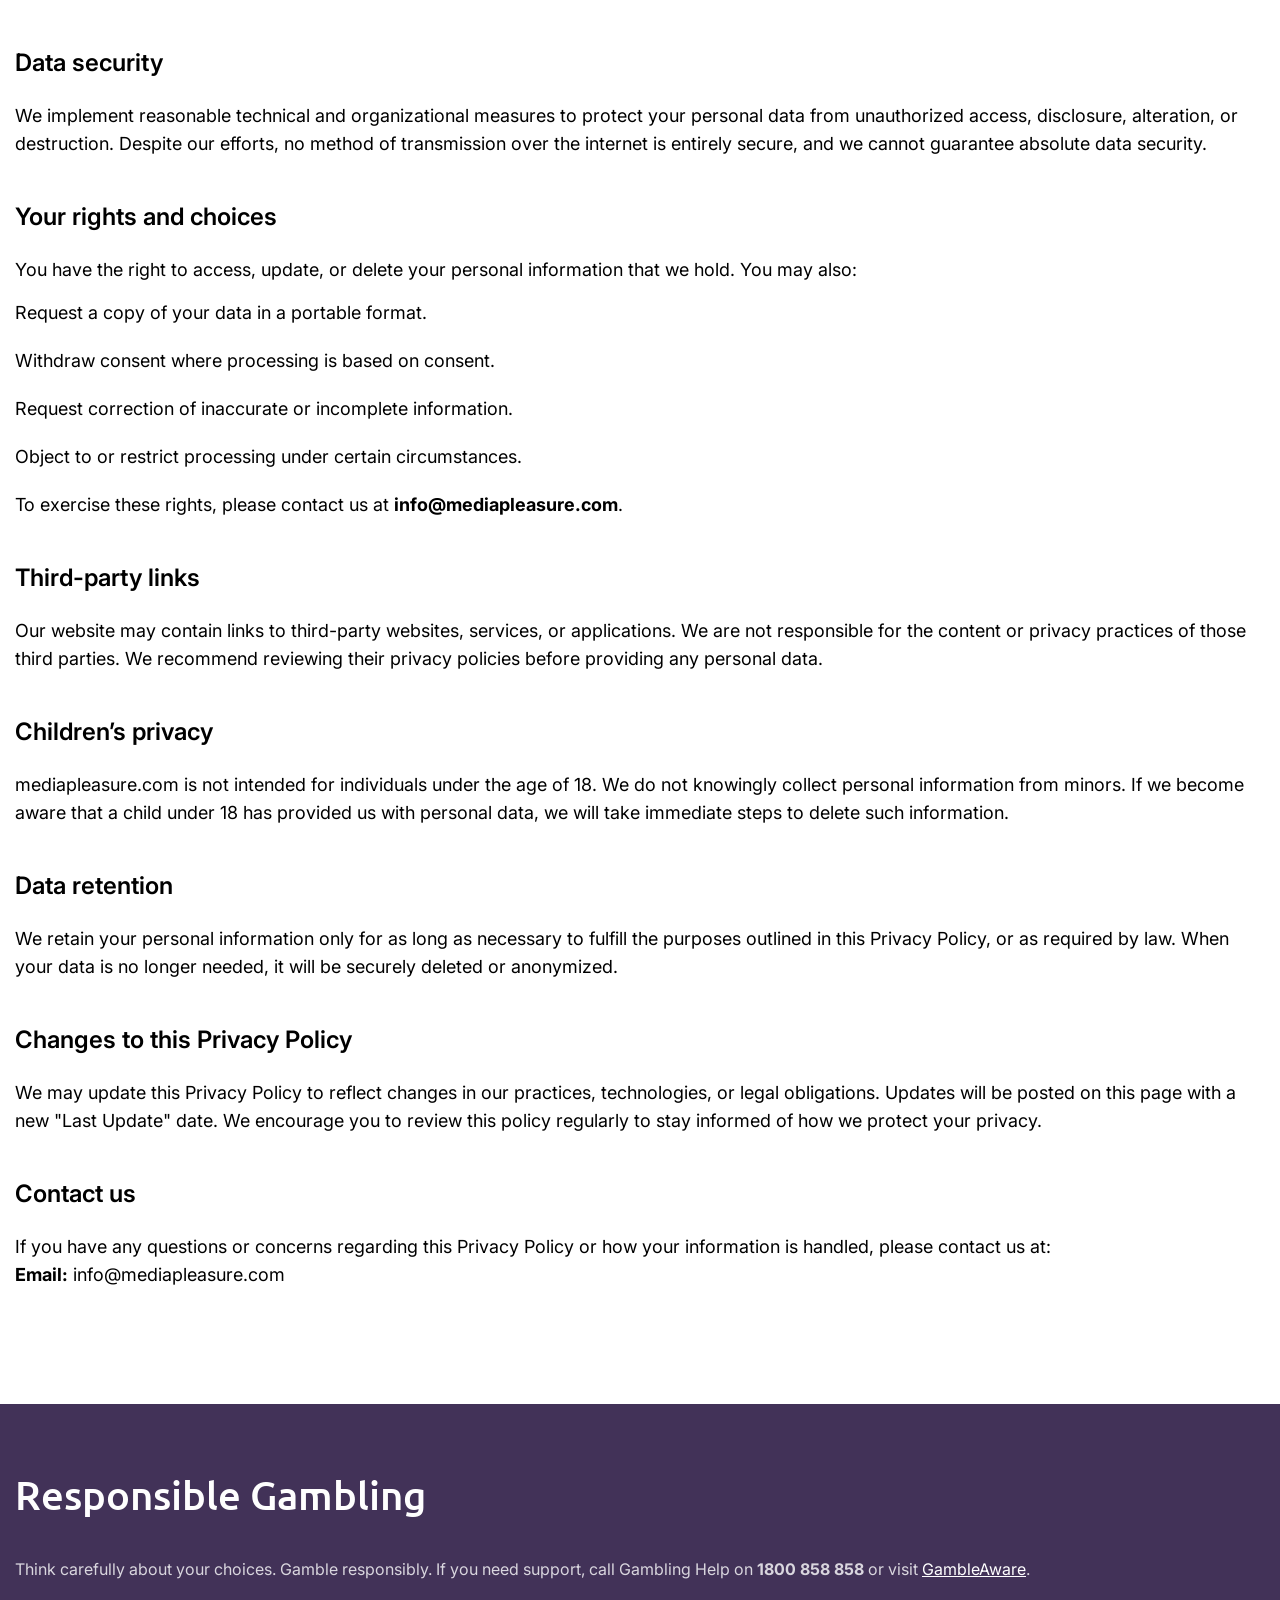
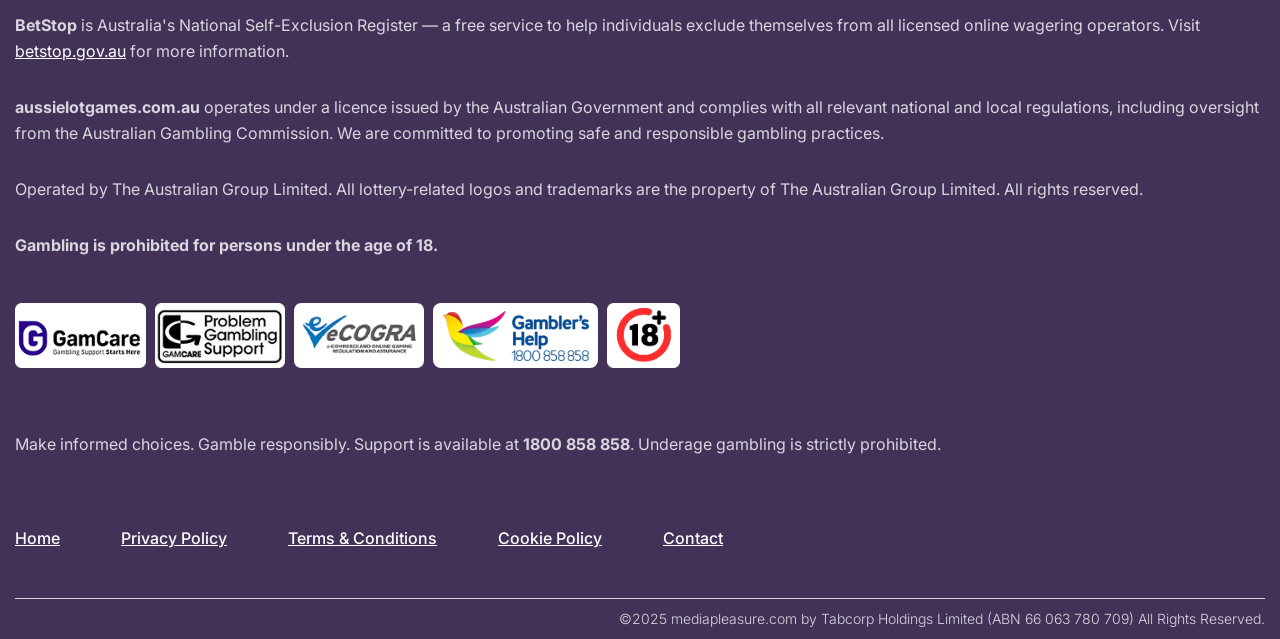
<file: privacypolicy.html>
<!DOCTYPE html>
<html lang="en">
	<head>
        <meta charset="UTF-8">
        <meta http-equiv="X-UA-Compatible" content="IE=edge">
        <meta name="viewport" content="width=device-width, initial-scale=1, shrink-to-fit=no">
        <meta name="title" content="Privacy Policy | Weekday Windfall - MediaPleasure.com">
        <meta name="description" content="Read the Privacy Policy of Weekday Windfall on MediaPleasure.com. Learn how we protect your personal data and ensure your privacy when using our services.">
        <meta name="keywords" content="Weekday Windfall privacy, Media Pleasure privacy policy, data protection, personal information, user privacy, data security, GDPR compliant">
        <meta name="author" content="Media Pleasure Team">
        <meta name="robots" content="index, follow">
        <meta name="language" content="English">
        <meta name="designer" content="Media Pleasure Team - info@mediapleasure.com">
        <meta property="og:type" content="website">
        <meta property="og:url" content="https://mediapleasure.com/privacy">
        <meta property="og:title" content="Privacy Policy | Weekday Windfall - MediaPleasure.com">
        <meta property="og:description" content="Understand how we handle your personal data, your rights, and how we ensure privacy protection. Read Weekday Windfall's Privacy Policy on MediaPleasure.com.">
        <meta property="og:image" content="https://mediapleasure.com/img/og-image.png">
        <meta name="twitter:card" content="summary_large_image">
        <meta name="twitter:url" content="https://mediapleasure.com/privacy">
        <meta name="twitter:title" content="Privacy Policy | Weekday Windfall - MediaPleasure.com">
        <meta name="twitter:description" content="Discover how we protect your privacy and handle your personal information while using Weekday Windfall. Learn more about our privacy practices on MediaPleasure.com.">
        <meta name="twitter:image" content="https://mediapleasure.com/img/og-image.png">
        <title>Privacy Policy | Weekday Windfall - MediaPleasure.com</title>
        <link rel="shortcut icon" href="img/favicon.png" type="image/x-icon">
        <link rel="stylesheet" href="style.css">
        <link rel="stylesheet" href="css/responsive.css">
    </head>    
	<body>
		<section class="topheader-area">
			<div class="topheader-part">
				<div class="topheader-left">
					<p>
						<img src="img/logo18+.png" alt="18+ icon - Age restriction warning for Weekday Windfall" />
						Weekday Windfall is strictly available to individuals aged 18 and above. Play responsibly and enjoy our daily and weekly prize draws with care.
					</p>
				</div>
			</div>
		</section>
		<header class="header-area">
			<div class="container">
				<div class="header-part">
					<div class="header-logo">
						<a href="index.html"><img src="img/logo.png" alt="Weekday Windfall Official Logo" /></a>
					</div>
					<div class="header-btn">
						<ul>
							<li><a href="logIn.html" title="Access your Weekday Windfall account">Log in</a></li>
							<li><a href="register.html" title="Create a new Weekday Windfall account">Sign Up</a></li>
						</ul>
					</div>
				</div>
			</div>
		</header>
		<section class="newherott-area">
            <div class="container">
                <div class="newhero-part">

                    <div class="newhero-heading">
                        <h2>Privacy Policy</h2>
                        <p>Last update : April 2025</p>
                    </div>
                
                    <!-- start-->
                    <div class="newheroitem1">
                        <h3>Introduction</h3>
                        <p>This Privacy Policy describes how Weekday Windfall, operating through <strong>mediapleasure.com</strong>, collects, uses, discloses, and protects your personal information when you visit our website. We are committed to protecting your privacy and ensuring that your personal data is handled securely and transparently. By using our website, you agree to the terms of this Privacy Policy. If you have questions, please contact us at <strong>info@mediapleasure.com</strong>.</p>
                    </div>
                    <!-- end-->
                
                    <!-- start-->
                    <div class="newheroitem1">
                        <h3>What information do we collect?</h3>
                        <p>We may collect the following types of personal and non-personal information when you interact with mediapleasure.com:</p>
                            <h5><strong>Personal Information:</strong> Includes your name, email address, and other contact details if you voluntarily provide them through forms or communication.</h5>
                            <h5><strong>Technical Information:</strong> Such as IP address, browser type, device type, operating system, and referring URLs.</h5>
                            <h5><strong>Usage Data:</strong> Information about how you use our website, pages viewed, links clicked, time spent, and other analytical insights.</h5>
                            <h5><strong>Cookies and Tracking Technologies:</strong> Data collected through cookies to personalize your experience and analyze traffic (refer to our Cookie Policy for full details).</h5>
                    </div>
                    <!-- end-->
                
                    <!-- start-->
                    <div class="newheroitem1">
                        <h3>How do we use your information?</h3>
                        <p>We use the information we collect for the following purposes:</p>
                            <h5>To provide, operate, and maintain our website and its services.</h5>
                            <h5>To personalize and enhance your user experience.</h5>
                            <h5>To respond to your inquiries, support requests, or feedback.</h5>
                            <h5>To analyze traffic, trends, and user interactions for performance and improvement.</h5>
                            <h5>To comply with legal obligations and prevent fraud or abuse.</h5>
                            <h5>To send promotional content only if you have opted in to receive such communications.</h5>
                    </div>
                    <!-- end-->
                
                    <!-- start-->
                    <div class="newheroitem1">
                        <h3>Do we share your information?</h3>
                        <p>We do not sell, rent, or trade your personal data. However, we may share your information with:</p>
                            <h5>Trusted service providers who help us operate the website or conduct analytics, marketing, or technical support.</h5>
                            <h5>Law enforcement or regulatory authorities if required to comply with legal obligations or protect our legal rights.</h5>
                            <h5>Third-party platforms (such as analytics and advertising services) that may process information in accordance with their privacy policies.</h5>
                    </div>
                    <!-- end-->
                
                    <!-- start-->
                    <div class="newheroitem1">
                        <h3>Data security</h3>
                        <p>We implement reasonable technical and organizational measures to protect your personal data from unauthorized access, disclosure, alteration, or destruction. Despite our efforts, no method of transmission over the internet is entirely secure, and we cannot guarantee absolute data security.</p>
                    </div>
                    <!-- end-->
                
                    <!-- start-->
                    <div class="newheroitem1">
                        <h3>Your rights and choices</h3>
                        <p>You have the right to access, update, or delete your personal information that we hold. You may also:</p>
                            <h5>Request a copy of your data in a portable format.</h5>
                            <h5>Withdraw consent where processing is based on consent.</h5>
                            <h5>Request correction of inaccurate or incomplete information.</h5>
                            <h5>Object to or restrict processing under certain circumstances.</h5>
                        <p>To exercise these rights, please contact us at <strong>info@mediapleasure.com</strong>.</p>
                    </div>
                    <!-- end-->
                
                    <!-- start-->
                    <div class="newheroitem1">
                        <h3>Third-party links</h3>
                        <p>Our website may contain links to third-party websites, services, or applications. We are not responsible for the content or privacy practices of those third parties. We recommend reviewing their privacy policies before providing any personal data.</p>
                    </div>
                    <!-- end-->
                
                    <!-- start-->
                    <div class="newheroitem1">
                        <h3>Children’s privacy</h3>
                        <p>mediapleasure.com is not intended for individuals under the age of 18. We do not knowingly collect personal information from minors. If we become aware that a child under 18 has provided us with personal data, we will take immediate steps to delete such information.</p>
                    </div>
                    <!-- end-->
                
                    <!-- start-->
                    <div class="newheroitem1">
                        <h3>Data retention</h3>
                        <p>We retain your personal information only for as long as necessary to fulfill the purposes outlined in this Privacy Policy, or as required by law. When your data is no longer needed, it will be securely deleted or anonymized.</p>
                    </div>
                    <!-- end-->
                
                    <!-- start-->
                    <div class="newheroitem1">
                        <h3>Changes to this Privacy Policy</h3>
                        <p>We may update this Privacy Policy to reflect changes in our practices, technologies, or legal obligations. Updates will be posted on this page with a new "Last Update" date. We encourage you to review this policy regularly to stay informed of how we protect your privacy.</p>
                    </div>
                    <!-- end-->
                
                    <!-- start-->
                    <div class="newheroitem1">
                        <h3>Contact us</h3>
                        <p>If you have any questions or concerns regarding this Privacy Policy or how your information is handled, please contact us at: <br><strong>Email:</strong> info@mediapleasure.com</p>
                    </div>
                    <!-- end-->
                
                </div>
                
            </div>
        </section>        
		<footer class="footer-area">
			<div class="container">
				<div class="footer-part">
		
					<div class="responsiblegambling-part">
						<h2>Responsible Gambling</h2>
						<p>Think carefully about your choices. Gamble responsibly. If you need support, call Gambling Help on <strong>1800 858 858</strong> or visit <a href="https://responsiblegambling.vic.gov.au" target="_blank" rel="noopener">GambleAware</a>.</p>
						<p><strong>BetStop</strong> is Australia's National Self-Exclusion Register — a free service to help individuals exclude themselves from all licensed online wagering operators. Visit <a href="https://www.betstop.gov.au" target="_blank" rel="noopener">betstop.gov.au</a> for more information.</p>
						<p><strong>aussielotgames.com.au</strong> operates under a licence issued by the Australian Government and complies with all relevant national and local regulations, including oversight from the Australian Gambling Commission. We are committed to promoting safe and responsible gambling practices.</p>
						<p>Operated by The Australian Group Limited. All lottery-related logos and trademarks are the property of The Australian Group Limited. All rights reserved.</p>
						<p><strong>Gambling is prohibited for persons under the age of 18.</strong></p>
					</div>
		
					<div class="footerlogos">
						<ul>
							<li><a href="https://www.gambleaware.org/" target="_blank" rel="noopener"><img src="img/footerlogo3.png" alt="GambleAware Logo" /></a></li>
							<li><a href="https://www.gamcare.org.uk/" target="_blank" rel="noopener"><img src="img/footerlogo2.png" alt="GamCare Logo" /></a></li>
							<li><a href="https://ecogra.org/" target="_blank" rel="noopener"><img src="img/footerlogo5.png" alt="eCOGRA Certified" /></a></li>
							<li><a href="https://gamblershelp.com.au/" target="_blank" rel="noopener"><img src="img/Gamblers-Help.png" alt="Gambler's Help" style="border-radius: 8px;" /></a></li>
							<li><a><img src="img/footerlogo1.png" alt="Main Logo" /></a></li>
						</ul>
					</div> <br><br><br>
		
					<div class="responsiblegambling-part">
						<p>Make informed choices. Gamble responsibly. Support is available at <strong>1800 858 858</strong>. Underage gambling is strictly prohibited.</p>
					</div>
		
					<div class="footer-nav">
						<ul>
							<li><a href="index.html">Home</a></li>
							<li><a href="privacypolicy.html">Privacy Policy</a></li>
							<li><a href="terms&conditions.html">Terms & Conditions</a></li>
							<li><a href="cookiepolicy.html">Cookie Policy</a></li>
							<li><a href="mailto:info@mediapleasure.com">Contact</a></li>
						</ul>
					</div>
		
				</div>
		
				<div class="footer-copyright">
					<p>©2025 mediapleasure.com by Tabcorp Holdings Limited (ABN 66 063 780 709) All Rights Reserved.</p>
				</div>
			</div>
		</footer>
		<script src="https://cdnjs.cloudflare.com/ajax/libs/jquery/3.7.1/jquery.js"></script>
	</body>
</html>
</file>
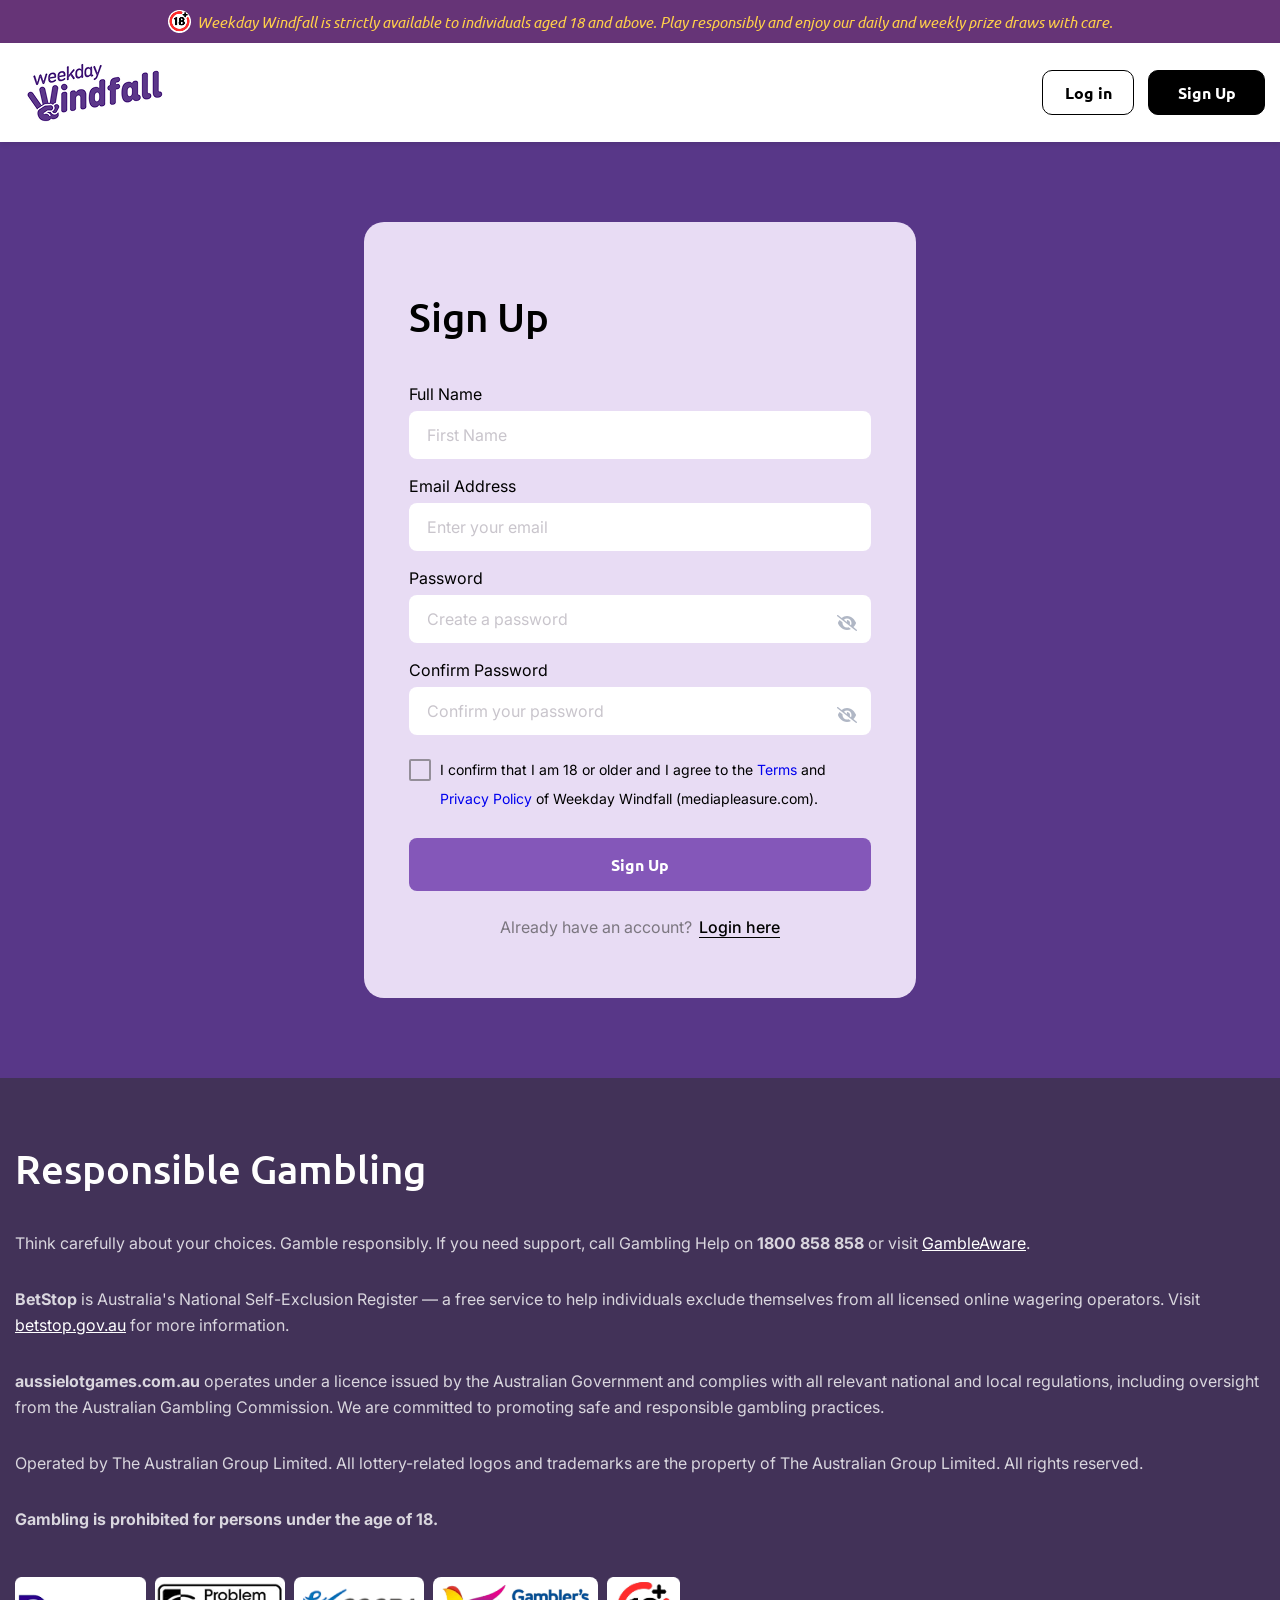
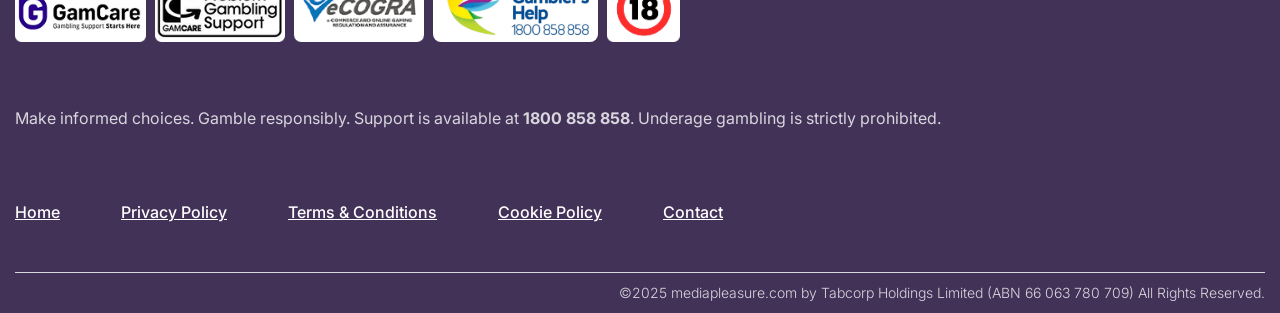
<file: register.html>
<!DOCTYPE html>
<html lang="en">
	<head>
		<meta charset="UTF-8">
		<meta http-equiv="X-UA-Compatible" content="IE=edge">
		<meta name="viewport" content="width=device-width, initial-scale=1, shrink-to-fit=no">
		<meta name="title" content="Sign Up for Weekday Windfall | Join and Win Daily at MediaPleasure.com">
		<meta name="description" content="Create your Weekday Windfall account on MediaPleasure.com to start winning daily prizes and weekly jackpots. Signing up is easy and takes just a minute!">
		<meta name="keywords" content="Sign up, Join Weekday Windfall, Media Pleasure registration, create account, win daily prizes, weekly jackpots, online lucky draws, instant rewards">
		<meta name="author" content="Media Pleasure Team">
		<meta name="robots" content="index, follow">
		<meta name="language" content="English">
		<meta name="designer" content="Media Pleasure Team - info@mediapleasure.com">
		<meta property="og:type" content="website">
		<meta property="og:url" content="https://mediapleasure.com/signup">
		<meta property="og:title" content="Sign Up for Weekday Windfall | Join and Win Daily at MediaPleasure.com">
		<meta property="og:description" content="Register now and start playing Weekday Windfall to enjoy daily wins and weekly jackpots. Your next big prize could be just a click away!">
		<meta property="og:image" content="https://mediapleasure.com/img/og-image.png">
		<meta name="twitter:card" content="summary_large_image">
		<meta name="twitter:url" content="https://mediapleasure.com/signup">
		<meta name="twitter:title" content="Sign Up for Weekday Windfall | Join and Win Daily at MediaPleasure.com">
		<meta name="twitter:description" content="Join the fun at MediaPleasure.com! Sign up now for Weekday Windfall and enjoy exciting prizes every day.">
		<meta name="twitter:image" content="https://mediapleasure.com/img/og-image.png">
		<title>Sign Up for Weekday Windfall | Join and Win Daily at MediaPleasure.com</title>
		<link rel="shortcut icon" href="img/favicon.png" type="image/x-icon">
		<link rel="stylesheet" href="style.css">
		<link rel="stylesheet" href="css/responsive.css">
	</head>	
	<body>
		<section class="topheader-area">
			<div class="topheader-part">
				<div class="topheader-left">
					<p>
						<img src="img/logo18+.png" alt="18+ icon - Age restriction warning for Weekday Windfall" />
						Weekday Windfall is strictly available to individuals aged 18 and above. Play responsibly and enjoy our daily and weekly prize draws with care.
					</p>
				</div>
			</div>
		</section>
		<header class="header-area">
			<div class="container">
				<div class="header-part">
					<div class="header-logo">
						<a href="index.html"><img src="img/logo.png" alt="Weekday Windfall Official Logo" /></a>
					</div>
					<div class="header-btn">
						<ul>
							<li><a href="logIn.html" title="Access your Weekday Windfall account">Log in</a></li>
							<li><a href="register.html" title="Create a new Weekday Windfall account">Sign Up</a></li>
						</ul>
					</div>
				</div>
			</div>
		</header>
		<section class="form-area">
			<div class="container">
				<div class="formbox">
					<div class="formheading">
					  <h2>Sign Up</h2>
					</div>
				  
					<div class="formpart">
					  <form action="#" method="POST" id="registrationForm">
							<div class="fromitems">
								<div class="fromitem">
								<h5>Full Name</h5>
								<input type="text" name="first name" placeholder="First Name">
							</div>

						  <div class="fromitem">
							<h5>Email Address</h5>
							<input type="email" name="email" id="email" placeholder="Enter your email" required>
						  </div>
						  
						  <h5>Password</h5>
						  <div class="password-container">
							<input type="password" id="passwordInput" placeholder="Create a password" required>
							<button type="button" class="toggle-password" onclick="togglePassword('passwordInput', 'eyeIcon1')">
							  <img id="eyeIcon1" src="img/eyeclose.svg" alt="Show Password">
							</button>
						  </div>
				  
						  <h5>Confirm Password</h5>
						  <div class="password-container">
							<input type="password" id="confirmPasswordInput" placeholder="Confirm your password" required>
							<button type="button" class="toggle-password" onclick="togglePassword('confirmPasswordInput', 'eyeIcon2')">
							  <img id="eyeIcon2" src="img/eyeclose.svg" alt="Show Password">
							</button>
						  </div>
						</div>
				  
						<div class="maincheckbox">
						  <label class="checkboxpart">
							I confirm that I am 18 or older and I agree to the 
							<a href="terms.html" target="_blank">Terms</a> and 
							<a href="privacy-policy.html" target="_blank">Privacy Policy</a> of Weekday Windfall (mediapleasure.com).
							<input type="checkbox" id="termsCheckbox" required>
							<span class="checkmark"></span>
						  </label>
						</div>
				  
						<div class="fromitem2">
						  <input type="submit" value="Sign Up" id="submitButton" disabled>
						</div><div class="fromitem3">
							<h6>Already  have an account? <a href="logIn.html">Login here</a></h6>
						</div>
					  </form>
					</div>
				</div>
			</div>
		</section>
		<footer class="footer-area">
			<div class="container">
				<div class="footer-part">
		
					<div class="responsiblegambling-part">
						<h2>Responsible Gambling</h2>
						<p>Think carefully about your choices. Gamble responsibly. If you need support, call Gambling Help on <strong>1800 858 858</strong> or visit <a href="https://responsiblegambling.vic.gov.au" target="_blank" rel="noopener">GambleAware</a>.</p>
						<p><strong>BetStop</strong> is Australia's National Self-Exclusion Register — a free service to help individuals exclude themselves from all licensed online wagering operators. Visit <a href="https://www.betstop.gov.au" target="_blank" rel="noopener">betstop.gov.au</a> for more information.</p>
						<p><strong>aussielotgames.com.au</strong> operates under a licence issued by the Australian Government and complies with all relevant national and local regulations, including oversight from the Australian Gambling Commission. We are committed to promoting safe and responsible gambling practices.</p>
						<p>Operated by The Australian Group Limited. All lottery-related logos and trademarks are the property of The Australian Group Limited. All rights reserved.</p>
						<p><strong>Gambling is prohibited for persons under the age of 18.</strong></p>
					</div>
		
					<div class="footerlogos">
						<ul>
							<li><a href="https://www.gambleaware.org/" target="_blank" rel="noopener"><img src="img/footerlogo3.png" alt="GambleAware Logo" /></a></li>
							<li><a href="https://www.gamcare.org.uk/" target="_blank" rel="noopener"><img src="img/footerlogo2.png" alt="GamCare Logo" /></a></li>
							<li><a href="https://ecogra.org/" target="_blank" rel="noopener"><img src="img/footerlogo5.png" alt="eCOGRA Certified" /></a></li>
							<li><a href="https://gamblershelp.com.au/" target="_blank" rel="noopener"><img src="img/Gamblers-Help.png" alt="Gambler's Help" style="border-radius: 8px;" /></a></li>
							<li><a><img src="img/footerlogo1.png" alt="Main Logo" /></a></li>
						</ul>
					</div> <br><br><br>
		
					<div class="responsiblegambling-part">
						<p>Make informed choices. Gamble responsibly. Support is available at <strong>1800 858 858</strong>. Underage gambling is strictly prohibited.</p>
					</div>
		
					<div class="footer-nav">
						<ul>
							<li><a href="index.html">Home</a></li>
							<li><a href="privacypolicy.html">Privacy Policy</a></li>
							<li><a href="terms&conditions.html">Terms & Conditions</a></li>
							<li><a href="cookiepolicy.html">Cookie Policy</a></li>
							<li><a href="mailto:info@mediapleasure.com">Contact</a></li>
						</ul>
					</div>
		
				</div>
		
				<div class="footer-copyright">
					<p>©2025 mediapleasure.com by Tabcorp Holdings Limited (ABN 66 063 780 709) All Rights Reserved.</p>
				</div>
			</div>
		</footer>
		<script src="https://cdnjs.cloudflare.com/ajax/libs/jquery/3.7.1/jquery.js"></script>
		<script src="js/scripts.js"></script>
		<script>
		function togglePassword(inputId, iconId) {
		const passwordInput = document.getElementById(inputId);
		const eyeIcon = document.getElementById(iconId);
		if (passwordInput.type === "password") {
		passwordInput.type = "text";
		eyeIcon.src = "img/eye.svg";  // Change to "eyeclose.svg"
		} else {
		passwordInput.type = "password";
		eyeIcon.src = "img/eyeclose.svg";  // Change back to "eye.svg"
		}
		}
		</script>
		<script>
			// Toggle password visibility
			function togglePassword(inputId, iconId) {
				const passwordInput = document.getElementById(inputId);
				const eyeIcon = document.getElementById(iconId);
				if (passwordInput.type === "password") {
					passwordInput.type = "text";
					eyeIcon.src = "img/eye.svg";  // Change to "eye.svg"
				} else {
					passwordInput.type = "password";
					eyeIcon.src = "img/eyeclose.svg";  // Change back to "eyeclose.svg"
				}
			}
		
			// Enable/Disable submit button based on form validation
			document.getElementById('registrationForm').addEventListener('input', function() {
				const email = document.getElementById('email').value;
				const password = document.getElementById('passwordInput').value;
				const confirmPassword = document.getElementById('confirmPasswordInput').value;
				const termsChecked = document.getElementById('termsCheckbox').checked;
				const submitButton = document.getElementById('submitButton');
		
				// Enable submit button only if:
				// - Email is valid
				// - Passwords match
				// - Terms checkbox is checked
				if (email && password && confirmPassword && password === confirmPassword && termsChecked) {
					submitButton.disabled = false;
				} else {
					submitButton.disabled = true;
				}
			});
		
			// Form submission redirect to the home page
			document.getElementById('registrationForm').addEventListener('submit', function(event) {
				event.preventDefault();  // Prevent default form submission
				window.location.href = "index.html";  // Redirect to the home page
			});
		</script>
		
	</body>
</html>
</file>
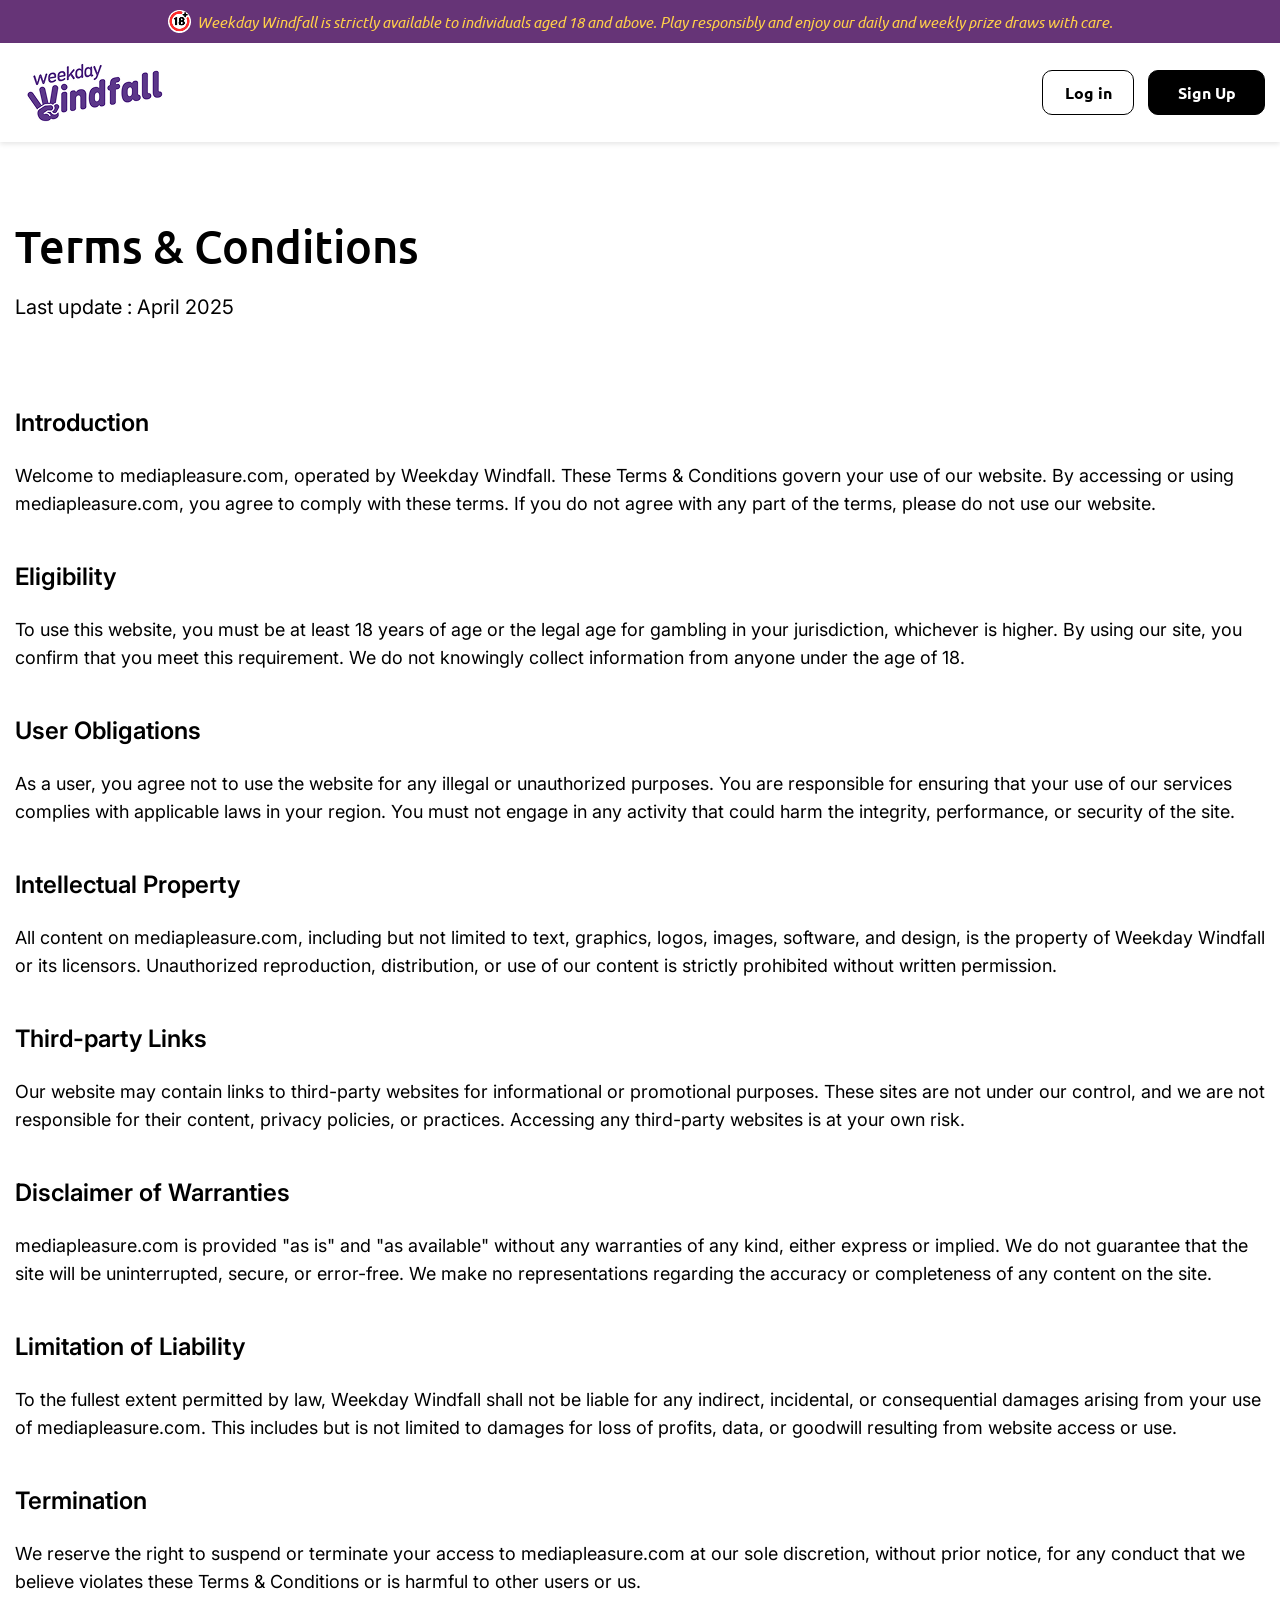
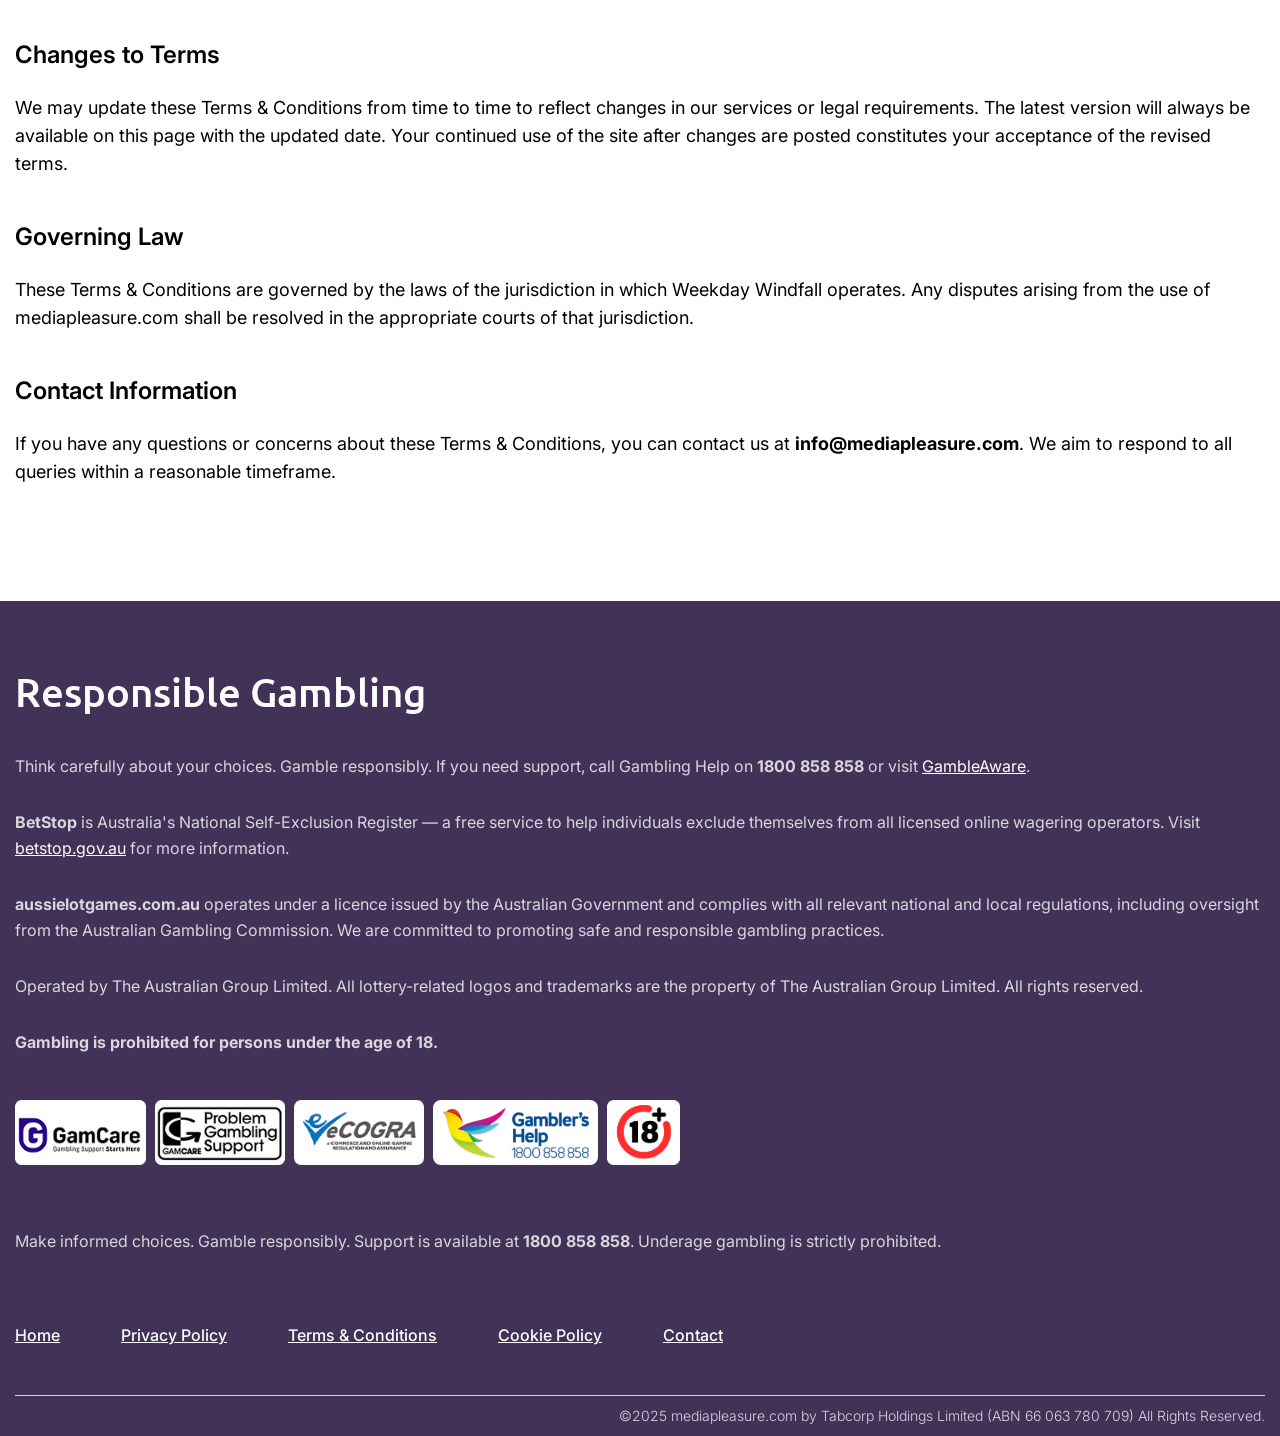
<file: terms&conditions.html>
<!DOCTYPE html>
<html lang="en">
	<head>
        <meta charset="UTF-8">
        <meta http-equiv="X-UA-Compatible" content="IE=edge">
        <meta name="viewport" content="width=device-width, initial-scale=1, shrink-to-fit=no">
        <meta name="title" content="Terms & Conditions | Weekday Windfall - MediaPleasure.com">
        <meta name="description" content="Read the Terms & Conditions of Weekday Windfall on MediaPleasure.com. Understand the rules, user responsibilities, and our commitment to fair gameplay and transparency.">
        <meta name="keywords" content="Weekday Windfall terms, Media Pleasure terms and conditions, legal agreement, user responsibilities, fair play policy, online gaming rules, jackpot terms">
        <meta name="author" content="Media Pleasure Team">
        <meta name="robots" content="index, follow">
        <meta name="language" content="English">
        <meta name="designer" content="Media Pleasure Team - info@mediapleasure.com">
        <meta property="og:type" content="website">
        <meta property="og:url" content="https://mediapleasure.com/terms">
        <meta property="og:title" content="Terms & Conditions | Weekday Windfall - MediaPleasure.com">
        <meta property="og:description" content="Stay informed with the official Terms & Conditions of Weekday Windfall. Learn your rights and responsibilities as a player at MediaPleasure.com.">
        <meta property="og:image" content="https://mediapleasure.com/img/og-image.png">
        <meta name="twitter:card" content="summary_large_image">
        <meta name="twitter:url" content="https://mediapleasure.com/terms">
        <meta name="twitter:title" content="Terms & Conditions | Weekday Windfall - MediaPleasure.com">
        <meta name="twitter:description" content="Review the terms of use for Weekday Windfall. Know the rules, policies, and conditions that govern your access to MediaPleasure.com.">
        <meta name="twitter:image" content="https://mediapleasure.com/img/og-image.png">
        <title>Terms & Conditions | Weekday Windfall - MediaPleasure.com</title>
        <link rel="shortcut icon" href="img/favicon.png" type="image/x-icon">
        <link rel="stylesheet" href="style.css">
        <link rel="stylesheet" href="css/responsive.css">
    </head>    
	<body>
		<section class="topheader-area">
			<div class="topheader-part">
				<div class="topheader-left">
					<p>
						<img src="img/logo18+.png" alt="18+ icon - Age restriction warning for Weekday Windfall" />
						Weekday Windfall is strictly available to individuals aged 18 and above. Play responsibly and enjoy our daily and weekly prize draws with care.
					</p>
				</div>
			</div>
		</section>
		<header class="header-area">
			<div class="container">
				<div class="header-part">
					<div class="header-logo">
						<a href="index.html"><img src="img/logo.png" alt="Weekday Windfall Official Logo" /></a>
					</div>
					<div class="header-btn">
						<ul>
							<li><a href="logIn.html" title="Access your Weekday Windfall account">Log in</a></li>
							<li><a href="register.html" title="Create a new Weekday Windfall account">Sign Up</a></li>
						</ul>
					</div>
				</div>
			</div>
		</header>
		<section class="newherott-area">
            <div class="container">
                <div class="newhero-part">
        
                    <div class="newhero-heading">
                        <h2>Terms & Conditions</h2>
                        <p>Last update : April 2025</p>
                    </div>
        
                    <!-- start-->
                    <div class="newheroitem1">
                        <h3>Introduction</h3>
                        <p>Welcome to mediapleasure.com, operated by Weekday Windfall. These Terms & Conditions govern your use of our website. By accessing or using mediapleasure.com, you agree to comply with these terms. If you do not agree with any part of the terms, please do not use our website.</p>
                    </div>
                    <!-- end-->
        
                    <!-- start-->
                    <div class="newheroitem1">
                        <h3>Eligibility</h3>
                        <p>To use this website, you must be at least 18 years of age or the legal age for gambling in your jurisdiction, whichever is higher. By using our site, you confirm that you meet this requirement. We do not knowingly collect information from anyone under the age of 18.</p>
                    </div>
                    <!-- end-->
        
                    <!-- start-->
                    <div class="newheroitem1">
                        <h3>User Obligations</h3>
                        <p>As a user, you agree not to use the website for any illegal or unauthorized purposes. You are responsible for ensuring that your use of our services complies with applicable laws in your region. You must not engage in any activity that could harm the integrity, performance, or security of the site.</p>
                    </div>
                    <!-- end-->
        
                    <!-- start-->
                    <div class="newheroitem1">
                        <h3>Intellectual Property</h3>
                        <p>All content on mediapleasure.com, including but not limited to text, graphics, logos, images, software, and design, is the property of Weekday Windfall or its licensors. Unauthorized reproduction, distribution, or use of our content is strictly prohibited without written permission.</p>
                    </div>
                    <!-- end-->
        
                    <!-- start-->
                    <div class="newheroitem1">
                        <h3>Third-party Links</h3>
                        <p>Our website may contain links to third-party websites for informational or promotional purposes. These sites are not under our control, and we are not responsible for their content, privacy policies, or practices. Accessing any third-party websites is at your own risk.</p>
                    </div>
                    <!-- end-->
        
                    <!-- start-->
                    <div class="newheroitem1">
                        <h3>Disclaimer of Warranties</h3>
                        <p>mediapleasure.com is provided "as is" and "as available" without any warranties of any kind, either express or implied. We do not guarantee that the site will be uninterrupted, secure, or error-free. We make no representations regarding the accuracy or completeness of any content on the site.</p>
                    </div>
                    <!-- end-->
        
                    <!-- start-->
                    <div class="newheroitem1">
                        <h3>Limitation of Liability</h3>
                        <p>To the fullest extent permitted by law, Weekday Windfall shall not be liable for any indirect, incidental, or consequential damages arising from your use of mediapleasure.com. This includes but is not limited to damages for loss of profits, data, or goodwill resulting from website access or use.</p>
                    </div>
                    <!-- end-->
        
                    <!-- start-->
                    <div class="newheroitem1">
                        <h3>Termination</h3>
                        <p>We reserve the right to suspend or terminate your access to mediapleasure.com at our sole discretion, without prior notice, for any conduct that we believe violates these Terms & Conditions or is harmful to other users or us.</p>
                    </div>
                    <!-- end-->
        
                    <!-- start-->
                    <div class="newheroitem1">
                        <h3>Changes to Terms</h3>
                        <p>We may update these Terms & Conditions from time to time to reflect changes in our services or legal requirements. The latest version will always be available on this page with the updated date. Your continued use of the site after changes are posted constitutes your acceptance of the revised terms.</p>
                    </div>
                    <!-- end-->
        
                    <!-- start-->
                    <div class="newheroitem1">
                        <h3>Governing Law</h3>
                        <p>These Terms & Conditions are governed by the laws of the jurisdiction in which Weekday Windfall operates. Any disputes arising from the use of mediapleasure.com shall be resolved in the appropriate courts of that jurisdiction.</p>
                    </div>
                    <!-- end-->
        
                    <!-- start-->
                    <div class="newheroitem1">
                        <h3>Contact Information</h3>
                        <p>If you have any questions or concerns about these Terms & Conditions, you can contact us at <strong>info@mediapleasure.com</strong>. We aim to respond to all queries within a reasonable timeframe.</p>
                    </div>
                    <!-- end-->
        
                </div>
            </div>
        </section>
		<footer class="footer-area">
			<div class="container">
				<div class="footer-part">
		
					<div class="responsiblegambling-part">
						<h2>Responsible Gambling</h2>
						<p>Think carefully about your choices. Gamble responsibly. If you need support, call Gambling Help on <strong>1800 858 858</strong> or visit <a href="https://responsiblegambling.vic.gov.au" target="_blank" rel="noopener">GambleAware</a>.</p>
						<p><strong>BetStop</strong> is Australia's National Self-Exclusion Register — a free service to help individuals exclude themselves from all licensed online wagering operators. Visit <a href="https://www.betstop.gov.au" target="_blank" rel="noopener">betstop.gov.au</a> for more information.</p>
						<p><strong>aussielotgames.com.au</strong> operates under a licence issued by the Australian Government and complies with all relevant national and local regulations, including oversight from the Australian Gambling Commission. We are committed to promoting safe and responsible gambling practices.</p>
						<p>Operated by The Australian Group Limited. All lottery-related logos and trademarks are the property of The Australian Group Limited. All rights reserved.</p>
						<p><strong>Gambling is prohibited for persons under the age of 18.</strong></p>
					</div>
		
					<div class="footerlogos">
						<ul>
							<li><a href="https://www.gambleaware.org/" target="_blank" rel="noopener"><img src="img/footerlogo3.png" alt="GambleAware Logo" /></a></li>
							<li><a href="https://www.gamcare.org.uk/" target="_blank" rel="noopener"><img src="img/footerlogo2.png" alt="GamCare Logo" /></a></li>
							<li><a href="https://ecogra.org/" target="_blank" rel="noopener"><img src="img/footerlogo5.png" alt="eCOGRA Certified" /></a></li>
							<li><a href="https://gamblershelp.com.au/" target="_blank" rel="noopener"><img src="img/Gamblers-Help.png" alt="Gambler's Help" style="border-radius: 8px;" /></a></li>
							<li><a><img src="img/footerlogo1.png" alt="Main Logo" /></a></li>
						</ul>
					</div> <br><br><br>
		
					<div class="responsiblegambling-part">
						<p>Make informed choices. Gamble responsibly. Support is available at <strong>1800 858 858</strong>. Underage gambling is strictly prohibited.</p>
					</div>
		
					<div class="footer-nav">
						<ul>
							<li><a href="index.html">Home</a></li>
							<li><a href="privacypolicy.html">Privacy Policy</a></li>
							<li><a href="terms&conditions.html">Terms & Conditions</a></li>
							<li><a href="cookiepolicy.html">Cookie Policy</a></li>
							<li><a href="mailto:info@mediapleasure.com">Contact</a></li>
						</ul>
					</div>
		
				</div>
		
				<div class="footer-copyright">
					<p>©2025 mediapleasure.com by Tabcorp Holdings Limited (ABN 66 063 780 709) All Rights Reserved.</p>
				</div>
			</div>
		</footer>
		<script src="https://cdnjs.cloudflare.com/ajax/libs/jquery/3.7.1/jquery.js"></script>
	</body>
</html>
</file>
<file: style.css>
@import url('https://fonts.googleapis.com/css2?family=Inter:ital,opsz,wght@0,14..32,100..900;1,14..32,100..900&family=Ubuntu:ital,wght@0,300;0,400;0,500;0,700;1,300;1,400;1,500;1,700&display=swap');

* {
    padding: 0;
    margin: 0;
    list-style-type: none;
}

body {	
    font-family: "Ubuntu", sans-serif;
    font-size: 16px;
    font-weight: 400;    
	background: #fff;
	color: #333333;	
}

a,a:hover {
    text-decoration: none;
}

ul {
    list-style-type: none;
    padding: 0;
    margin: 0;
}

::selection {
    color: white; 
    background: #ff7675;
}

::-webkit-selection {
    color: white; 
    background: #ff7675;
}

::-moz-selection {
    color: white; 
    background: #ff7675;
}


/*--- topheader-area start ---*/
.topheader-area {
   background-color: #663477;
   padding: 10px 0;
}


.topheader-left {
    display: flex;
    align-items: center;
    justify-content: center;   
}

.topheader-left p {

color: #FFCF4A;

font-size: 15px;

margin: 0;

font-weight: 500;

text-align: center;

display: flex;

align-items: center;

justify-content: center;

font-style: italic;
}

.topheader-left p img {
    width: 23px;
    height: 23px;
    display: block;
    margin-right: 6px;
}


/*--- header-area start ---*/
.header-area {
    background-color: #fff;
    padding: 7px 0;
    position: relative;
    box-shadow: 0px 2px 5px rgba(0, 0, 0, 0.1);
}

.header-part {
    display: flex;
    align-items: center;
    justify-content: space-between;
}

.header-logo img {
    display: block;
    max-width: 100%;
}


.header-btn ul {
    padding: 0;
    margin: 0;
    list-style-type: none;
    text-align: right;
}

.header-btn ul li {
    display: inline-block;
    padding-left: 10px;
}


.header-btn ul li:nth-child(1) a {
    color: #000000;
    font-size: 16px;
    font-weight: bold;
    width: 90px;
    height: 43px;
    display: block;
    background-color: #00000000;
    border: 1px solid #000;
    text-align: center;
    line-height: 43px;
    border-radius: 10px;
    transition: 0.3s all ease;
}

.header-btn ul li:nth-child(1) a:hover {
    background-color: #000;
    color: #fff;
}


.header-btn ul li:nth-child(2) a {
    color: #fff;
    font-size: 16px;
    font-weight: bold;
    width: 115px;
    height: 43px;
    display: block;
    background-color: #000000;
    border: 1px solid #000000;
    text-align: center;
    line-height: 43px;
    border-radius: 10px;
    transition: 0.3s all ease;
}

.header-btn ul li:nth-child(2) a:hover {
    background-color: #8457b9;
    color: #fff;
    border: 1px solid #8457b9;
}



.container {
    max-width: 1280px;
    display: block;
    margin: auto;
    padding: 0 15px;
}

.topbg {
    position: absolute;
    right: 0;
    top: 0;
    max-width: 100%;   
}


.header-btn {
    position: relative;
    z-index: 9999;
}


/*--- hero-area start --*/
.hero-area {
  background-color: #fff;
  padding: 80px 0;
}

.heropartbg {
    background-image: url("img/bgheroimg.png");
    background-repeat: no-repeat;
    background-size: cover;
    background-position: center;
    border-radius: 30px;
}

.heropart {
    background-image: url("img/heroimg.png");
    background-repeat: no-repeat;
    background-size: cover;
    background-position: center;
    padding: 60px;
    padding-top: 80px;
    border-radius: 30px;
    text-align: center;
}

.heropart h1 {
    color: #262626;
    font-size: 70px;
    font-weight: 500;
    margin: 0;
    line-height: 84px;
    padding-bottom: 40px;
    background: linear-gradient(to right, #e2e2e2 0%, #dedede 33%, #dedede 100%);
    -webkit-background-clip: text;
    -webkit-text-fill-color: transparent;

}

.heropart p {
     font-family: "Inter", sans-serif;
    color: #fff;
    font-size: 16px;
    font-weight: 300;
    margin: 0;
    line-height: 32px;
}


.heropart a {
    color: #FFFFFF;
    font-size: 16px;
    font-weight: 600;
    text-transform: capitalize;
    padding: 16px 41px;
    display: inline-block;
    border-radius: 10px;
    margin-top: 50px;
    transition: 0.3s all ease;
    background: linear-gradient(106.96deg, #A56DE9 6.63%, #64438C 151.78%);  
}

.heropart a:hover {
    background: linear-gradient(106.96deg, #000 6.63%, #000 151.78%);
    color: #fff;  
}


/*--- footer-area start --*/
.footer-area {
  background-color: #423258;
  padding: 60px 0;
  padding-bottom: 0px;
}

.responsiblegambling-part h2 {
    color: #fefefe;
    font-size: 40px;
    font-weight: 500;
    margin: 0;
    line-height: 62px;
    padding-bottom: 30px;
}

.responsiblegambling-part p {
    font-family: "Inter", sans-serif;
    color: #d9d6de;
    font-size: 16px;
    font-weight: 400;
    margin: 0;
    line-height: 26px;
    padding-bottom: 30px; 
}
.responsiblegambling-part p a{
    color: #fff;
    text-decoration: underline;
}
.footertext {
    padding-top: 35px;
}

.footertext p {
    color: #d9d6de;
    font-size: 16px;
    font-weight: 400;
    line-height: 28px;
}

.footer-nav ul {
    padding: 0;
    margin: 0;
    list-style-type: none;
    padding-top: 40px;
}

.footer-nav ul li {
    display: inline-block;
    padding-right: 57px;
}

.footer-nav ul li:last-child {
    padding-right: 0px;
}

.footer-nav ul li a {
    font-family: "Inter", sans-serif;
    color: #fff;
    font-size: 16px;
    display: block;
    font-weight: 500;
    transition: 0.2s all ease;
    text-decoration: underline;
}

.footer-nav ul li a:hover {
    color: #f7edff;
}

.footerlogos ul {
    padding: 0;
    margin: 0;
    list-style-type: none;
    text-align: left;
    padding-top: 15px;
}

.footerlogos ul li {
    display: inline-block;
    margin-right: 5px;
}

.footerlogos ul li:first-child {
    margin-left: 0px;
}


.footerlogos ul li:last-child {
    margin-right: 0px;
}


.footerlogos ul li a img {
    max-width: 100%;
    display: block;
    margin: auto;
    height: 65px;
}



.footer-copyright {
    border-top: 1px solid #d9d6de;
    padding: 10px 0;
    margin-top: 50px;
}

.footer-copyright p {
    font-family: "Inter", sans-serif;
    color: #d9d6de;
    font-size: 14px;
    text-align: right;
    margin: 0;
    font-weight: 300;
    line-height: 20px;
}



/*--- footer-area start --*/
.faq-area {
  background-color: #F7EDFF;
  padding: 90px 0;
  position: relative;
  padding-top: 260px;
}


.faq-heading {
    padding-bottom: 52px;
}

.faq-heading h2 {
    color: #000000;
    font-size: 40px;
    font-weight: 500;
    line-height: 55px;
    margin: 0;
    text-transform: capitalize;
    text-align: center;
}

.ziehharmonika h3 {
    color: #000000;
    text-align: left;
    font-size: 18px;
    font-weight: 500;
    padding: 20px 25px;
    cursor: pointer;
    margin-top: 0;
    margin-bottom: 13px;
    padding-right: 54px;
    transition: 0.25s all;
    position: relative;
    background-color: #FFFFFF;
    border-radius: 10px;
    text-transform: capitalize;
    
}

.ziehharmonika h3.active {
    margin-bottom: 0px;
    border-radius: 10px 10px 0px 0px;
}

.ziehharmonika h3.alignLeft {
    padding-left: 35px;
}

.ziehharmonika > div {
    color: #000;
    display: none;
    border-radius: 0px;
    font-size: 16px;
    font-weight: 400;
    line-height: 27px;
    text-align: left;
    padding: 16px 25px;
    background-color: #fff;
    margin-bottom: 13px;
    border-radius: 0px 0px 10px 10px;
    padding-top: 0px;
}


.ziehharmonika > div span {
    width: 100%;
    height: 1px;
    background-color: #bb84ff;
    display: block;
    margin-bottom: 20px;
}

.ziehharmonika .arrowDown {
    width: 0;
    height: 0;
    border-style: solid;
    border-width: 13.0px 7.5px 0 7.5px;
    border-color: #272e35 transparent transparent transparent;
    position: absolute;
    bottom: 0;
    left: 40px;
    transition: 0.25s all;
    opacity: 0;
}

.ziehharmonika .collapseIcon {
    position: absolute;
    right: 25px;
    top: 56%;
    font-weight: 300;
    -ms-transform: translate(0, -50%);
    transform: translate(0, -50%);
}
.ziehharmonika .collapseIcon.alignLeft {
    right: initial;
    left: 20px;
}

.ziehharmonika .collapseIcon img {
    max-width: 85%;
}

/*--- playreviews-area start ---*/
.playreviews-area {
    background-color: #fff;
    padding: 90px 0;
    padding-bottom: 0px;
}

.playreviews-hd {
    padding-bottom: 80px;
}


.playreviews-hd h2 {
    color: #000;
    font-size: 40px;
    font-weight: 500;
    margin: 0;
    text-transform: capitalize;
    padding-bottom: 25px;
    text-align: center;
}

.playreviews-hd p {
    font-family: "Inter", sans-serif;
    color: #000;
    font-size: 17px;
    line-height: 32px;
    margin: 0;
    font-weight: 400;
    text-align: center;
}


.playreviews-part {
    display: grid;
    grid-template-columns: repeat(3, 1fr);
    grid-column-gap: 35px;
    justify-content: space-around;
    grid-row-gap: 35px;
    margin-bottom: -124px;
    position: relative;
    z-index: 9; 
}


.reviewsbox {
    position: relative;
    background: #fff;
    border-radius: 15px;
    padding: 30px 30px;
    overflow: hidden;
    box-sizing: border-box;
    border: 1px solid #e1e1e1;
    width: 100%;
    padding-bottom: 40px;
}


.reviewsuser {
    display: flex;
    align-items: center;
}

.reviewsuser-img {
    width: 70px;
    height: 70px;
    border-radius: 50%;
    margin-right: 18px;
}

.reviewsuser-img img {
    width: 100%;
    height: 100%;
    object-fit: cover;
}

.reviewsuser-hd h2 {
    font-family: "Inter", sans-serif;
    color: #000000;
    font-size: 18px;
    margin: 0;
    font-weight: 600;
}

.reviewsbox-rating p {
    font-family: "Inter", sans-serif;
    color: #000000;
    font-size: 18px;
    font-weight: 500;
    margin: 0;
    display: flex;
    align-items: center;
    padding-top: 21px;
    padding-bottom: 23px;
}

.reviewsbox-rating p img {
    max-width: 100%;
    height: 22px;
    display: block;
    margin-left: 8px;    
}

.reviewsboxoitem-text p {
    font-family: "Inter", sans-serif;
    color: #000000;
    font-size: 16px;
    margin: 0;
    line-height: 27px;    
}

/*--- lifeLotteryoe-area start---*/
.lifeLotteryoe-area {
   background-color: #F7EDFF;
   padding: 80px 0;
   padding-bottom: 120px;
}



.lifeLotteryoe-left {
    padding-bottom: 80px;
}

.lifeLotteryoe-left h2 {
    color: #000000;
    font-size: 40px;
    font-weight: 500;
    line-height: 55px;
    margin: 0;
    text-transform: capitalize;
    padding-bottom: 40px;
    text-align: center;
}

.lifeLotteryoe-box {
    padding: 0 103px;
}

.lifeLotteryoe-left p {
    font-family: "Inter", sans-serif;
    color: #000000;
    font-size: 16px;
    line-height: 28px;
    margin: 0;
    font-weight: 400; 
    text-align: center;  
}

.lifeLotteryoe-boxs {
    display: grid;
    grid-template-columns: repeat(3, 1fr);
    grid-column-gap: 30px;
    justify-content: space-around;
    grid-row-gap: 30px;    
}


.lifeLotteryoeitem {
    position: relative;
    padding: 22px 25px;
    background: #fff;
    border-radius: 15px;
    height: 140px;
    box-sizing: border-box;
    display: grid;
    align-items: center;
    overflow: hidden;
    padding-right: 60px;
}

.lifeLotteryoeitem h3 {
    color: #000000;
    font-size: 20px;
    font-weight: 600;
    margin: 0;
    line-height: 30px;
}

.lifeLotteryoeitem p {
    color: #6e6565;
    font-size: 16px;
    font-weight: 400;
    margin: 0;
    line-height: 25px;
    padding-top: 7px;
}

.lifeLotteryoeitem img {
    position: absolute;
    right: 7px;
    bottom: 0;
    max-width: 100%;
    height: 103px;  
}

/*--- latesthotrls-area start---*/
.latesthotrls-area {
    background-color: #F8F9FA;
    padding: 90px 0;
    padding-top: 120px;
}

.latesthotrlsleft-text {
    border: none;
    border-radius: 0;
    padding: 0;
    box-sizing: border-box;
    height: initial;
}

.latesthotrls-part {
    display: flex;
    gap: 40px;
}

.latesthotrls-left {
    width: 60%;
}

.latesthotrls-right {
    width: 40%;
}

.latesthotrlsleft-text {
    border: none;
    border-radius: 0;
    padding: 0;
    box-sizing: border-box;
    background-color: #F8F9FA;
    height: initial;
}

.latesthotrlsleft-text h2 {
    color: #000;
    font-size: 40px;
    font-weight: 500;
    margin: 0;
    line-height: 50px;
    text-transform: capitalize;
    padding-bottom: 35px;  
}

.latesthotrlsleft-text p {
    font-family: "Inter", sans-serif;
    color: #000000;
    font-size: 16px;
    margin: 0;
    font-weight: 400;
    line-height: 30px;
    padding-bottom: 25px;    
}


.latesthotrlsrt-box {
    display: grid;
    grid-template-columns: repeat(1, 1fr);
    justify-content: space-around;
    grid-row-gap: 30px;    
}


.latesthotrlsrt-item {
    display: block;
    border-radius: 20px;
    padding: 32px 50px;
    box-sizing: border-box;
    background-color: #562285;
}

.latesthotrlsrt-text h2 {
    color: #fff;
    font-size: 30px;
    font-weight: bold;
    line-height: 35px;
}

.latesthotrlsrt-text p {
    font-family: "Inter", sans-serif;
    color: #fff;
    font-size: 16px;
    margin: 0;
    font-weight: 400;
    line-height: 30px;
    padding-top: 10px;
}

.latesthotrlsrt-right ul {
    padding: 0;
    margin: 0;
    list-style-type: none;
    padding-top: 20px;
}

.latesthotrlsrt-right ul li {
    color: #000;
    font-size: 16px;
    font-weight: bold;
    display: inline-block;
    border: 2px solid #fff;
    width: 40px;
    height: 40px;
    line-height: 40px;
    text-align: center;
    border-radius: 50%;
    background-color: #fff;
    margin-right: 8px;
}

.latesthotrlsrt-right ul li:last-child {
    margin-right: 0px;
}

.latesthotrlsrt-right ul li.active {
    border: 2px solid #fff;
    background-color: #ffffff00;
    color: #fff;
}


.bmheroleft {
    display: none;
}

.latesthotrlsrt-itembg {
    background-color: #7B5D9F;
}

/*--- newherott-area start---*/
.newherott-area {
    background-color: #fff;
    padding: 80px 0 70px 0px;
}


.newhero-heading {
    padding-bottom: 90px;
}

.newhero-heading h2 {
    color: #000;
    font-size: 45px;
    font-weight: 500;
    margin: 0;
    line-height: 48px;
    padding-bottom: 25px;
}

.newhero-heading p {
    font-family: "Inter", sans-serif;
    color: #000000;
    font-size: 20px;
    font-weight: 400;
    margin: 0;   
}


.newheroitem1 {
    padding-bottom: 30px;
}

.newheroitem1 h3 {
    font-family: "Inter", sans-serif;
    color: #000000;
    font-size: 24px;
    font-weight: 600;
    line-height: 28px;
    padding-bottom: 25px;    
}

.newheroitem1 h5 {
    font-family: "Inter", sans-serif;
    color: #000000;
    font-size: 18px;
    margin: 0;
    line-height: 28px;
    font-weight: 400;
    padding-bottom: 20px;    
}

.newheroitem1 p {
    font-family: "Inter", sans-serif;
    color: #000000;
    font-size: 18px;
    margin: 0;
    line-height: 28px;
    font-weight: 400;
    padding-bottom: 15px;
}



/*--- joinwinners-area start --*/
.joinwinners-area {
  background-color: #fff;
  padding: 90px 0;
  padding-bottom: 0px;
}


.joinwinners-part {
    display: flex;
    align-items: center;
    gap: 30px;
    background-image: url(img/bg1.png);
    background-repeat: no-repeat;
    background-size: cover;
    background-position: center;
    border-radius: 25px;
    box-sizing: border-box;
    padding: 35px 50px;

}

.joinwinners-left {
    width: 70%;
}

.joinwinners-right {
    width: 30%;
}

.joinwinners-left h2 {
    color: #FFCF4A;
    font-size: 35px;
    font-weight: bold;
    margin: 0;
    line-height: 40px;
    padding-bottom: 26px;
}

.joinwinners-left h6 {
    color: #fff;
    font-size: 21px;
    font-weight: 500;
    margin: 0;
    padding-bottom: 25px   
}

.joinwinners-left p {
    font-family: "Inter", sans-serif;
    color: #FFFFFF;
    font-size: 16px;
    margin: 0;
    font-weight: 300;
    line-height: 30px;    
}


.joinwinners-left a {
    color: #fff;
    font-size: 16px;
    font-weight: bold;
    width: 158px;
    height: 48px;
    display: block;
    background: #9B74D3;
    line-height: 48px;
    text-align: center;
    border-radius: 10px;
    margin-top: 29px;
    transition: 0.3s all ease;    
}

.joinwinners-left a:hover {
    background-color: #fff;
    color: #000;
}

.joinwinners-right img {
    max-width: 100%;
    display: block;
    margin: auto;
    height: 269px;
}


/*--- form-area start ---*/
.form-area {
    background-color: #583788;
    padding: 80px 0;
}
.formbox {
    width: 552px;
    display: block;
    margin: auto;
    border-radius: 20px;
    background-color: #f7edffe8;
    padding: 70px 45px;
    box-sizing: border-box;
    padding-bottom: 60px;
}

.formheading {
    padding-bottom: 45px;
}

.formheading h2 {
    color: #000;
    font-size: 40px;
    font-weight: 500;
}

.fromitems h5 {
    font-family: "Inter", sans-serif;
    color: #ffffff61;
    font-size: 16px;
    line-height: 24px;
    margin: 0;
    font-weight: 300;
    padding-bottom: 10px;
}


.formpart input {
    font-family: "Inter", sans-serif;
    color: #c9c5cc;
    font-size: 16px;
    font-weight: 400;
    width: 100%;
    padding: 14px 18px;
    box-sizing: border-box;
    border-radius: 8px;
    margin-bottom: 20px;
    background-color: #fff;
    border: none;
    outline: none;
}

.formpart input::placeholder {
   font-family: "Inter", sans-serif;
   color: #c9c5cc;
   font-size: 16px;
   font-weight: 400;
}

.formpart input[type="submit"] {
    font-family: "Ubuntu", sans-serif;
    color: #fff;
    font-size: 16px;
    font-weight: 600;
    cursor: pointer;
    transition: 0.3s all ease;
    background-color: #8457B9;
    margin-bottom: 0px;
    padding: 16px 18px;
}

.formpart input[type="submit"]:hover {
    background-color: #000;
    color: #fff;
}

.fromitems h5 {
    color: #000;
    font-size: 16px;
    line-height: 14px;
    margin: 0;
    font-weight: 400; 
}
.fromitems {
    padding-bottom: 0px;
}


.fromitem3 {
    padding-top: 25px;
}

.fromitem3 h6 {
    font-family: "Inter", sans-serif;
    color: #7c7780;
    font-size: 16px;
    line-height: 22px;
    margin: 0;
    font-weight: 400;
    text-align: center;  
}

.fromitem3 h6 a {
    color: #000;
    font-weight: 500;
    border-bottom: 1px solid #000;
    margin-left: 3px;
    transition: 0.3s all ease;
}


.fromitem3 h5 {
    color: #ffffff80;
    font-size: 16px;
    line-height: 22px;
    margin: 0;
    font-weight: 300;
    text-align: center;
    padding-top: 10px; 
}

.fromitem3 h5 a {
    color: #C39804;
    border-bottom: 1px solid #C39804;
    margin-left: 3px;
    transition: 0.3s all ease;

}

.fromitem3 h5 a:hover {
  color: #fff;
  border-bottom: 1px solid #fff;
}



.maincheckbox {
    padding-bottom: 45px;
}


.checkboxpart {
    font-family: "Inter", sans-serif;
    display: block;
    position: relative;
    padding-left: 31px;
    cursor: pointer;
    -webkit-user-select: none;
    -moz-user-select: none;
    -ms-user-select: none;
    user-select: none;
    color: #000;
    font-size: 14px;
    line-height: 29px;
    font-weight: 400;
}

.checkboxpart input {
  position: absolute;
  opacity: 0;
  cursor: pointer;
  height: 0;
  width: 0;
}

.checkmark {
    position: absolute;
    top: 4px;
    left: 0;
    height: 18px;
    width: 18px;
    background-color: #ffffff00;
    border: 2px solid #948e99;
    border-radius: 2px;
}

.checkmark:after {
  content: "";
  position: absolute;
  display: none;
}

.checkboxpart input:checked ~ .checkmark:after {
  display: block;
}

.checkboxpart .checkmark:after {
    left: 7px;
    top: 2px;
    width: 3px;
    height: 9px;
    border: solid #8457B9;
    border-width: 0 2px 2px 0;
    -webkit-transform: rotate(45deg);
    -ms-transform: rotate(45deg);
    transform: rotate(45deg);
}

.password-container {
    position: relative;
    display: flex;
    align-items: center;
}
.password-container input {
   padding-right: 40px;
   width: 100%;
}
.toggle-password {
    position: absolute;
    right: 12px;
    cursor: pointer;
    background: none;
    border: none;
    width: 24px;
    height: 24px;
    top: 17px;
}
.toggle-password img {
filter: brightness(0) saturate(100%) invert(43%) sepia(16%) saturate(1918%) hue-rotate(225deg) brightness(90%) contrast(92%);
    width: 20px;
    height: 20px;
}

.maincheckbox {
    padding-bottom: 25px;
}


.main2box {
    display: flex;
    align-items: center;
    justify-content: space-between;
    padding-bottom: 25px;
}


.forgotps p {
    margin: 0;
    text-align: right;
}

.forgotps p a {
    font-family: "Inter", sans-serif;
    color: #000;
    font-size: 14px;
    line-height: 14px;
    margin: 0;
    font-weight: 400;
    text-decoration: underline;  
}


.main2box .maincheckbox {
    padding-bottom: 0px;
}


.password-container {
    position: relative;
    display: flex;
    align-items: center;
  }
  .password-container input {
    padding-right: 40px;
    width: 100%;
  }
  .toggle-password {
    position: absolute;
    right: 12px;
    cursor: pointer;
    background: none;
    border: none;
    width: 24px;
    height: 24px;
    top: 17px;
  }
  .toggle-password img {
    filter: brightness(0) saturate(100%) invert(82%) sepia(6%) saturate(507%)
      hue-rotate(183deg) brightness(89%) contrast(90%);
    width: 20px;
    height: 20px;
  }
</file>
<file: css/responsive.css>
/*
====================================
Medium Screen - Others
====================================
*/

@media screen and (min-width: 1200px) and (max-width: 1279px) {
    .container {
        padding: 0 30px;
    }
    
    
    
    .bigwinlty-part {
        background-image: initial;
    }
    
    
    .mbbigwinlty-part {
        background-repeat: no-repeat;
        background-position: top;
        background-size: cover;
    }
    
    .reviewsbox {
        width: 100%;
    }
    
    .footer-nav ul li a {
        font-size: 15px;
    }
    
    .footer-nav ul li {
        padding-right: 34px;
    }
    
    .footerlogos ul li {
        margin-right: 16px;
    }
    
    .footerlogos ul li a img {
        height: 53px;
    }
    
    .topbg {
        max-width: 37%;
    }
    
    .latesthotrlsleft-text {
        height: 445px;
    }
    
    .latesthotrlsrt-item {
        gap: 40px;
        border-radius: 20px;
        padding: 30px 45px;
    }
    
    .latesthotrlsrt-right ul li {
        font-size: 16px;
        width: 40px;
        height: 40px;
        line-height: 40px;
        margin-right: 2px;
    }
    
    .latesthotrlsrt-text p {
        font-size: 15px;
    }
    
    .joinwinners-left p br {
        display: none;
    }
    
    }
    
    
    
    
    
    @media screen and (min-width: 992px) and (max-width: 1199px) {
    .container {
        padding: 0 30px;
    }
    
    .bigwinlty-part {
        background-image: initial;
    }
    
    
    .mbbigwinlty-part {
        background-repeat: no-repeat;
        background-position: top;
        background-size: cover;
    }
    
    .reviewsbox {
        width: 100%;
    }
    
    .footer-nav ul li a {
        font-size: 15px;
    }
    
    .footer-nav ul li {
        padding-bottom: 39px;
    }
    
    .footer-nav ul li {
        padding-right: 35px;
    }
    
    .footerlogos ul li {
        margin-right: 3px;
    }
    
    .footerlogos ul li a img {
        height: 53px;
    }
    
    
    .topbg {
        position: absolute;
        right: 0;
        top: 0;
        max-width: 48%;
    }
    
    
    .heropart {
        gap: 40px;
    }
    
    .lifeLotteryoe-left p {
        text-align: justify;
    }
    
    .latesthotrls-part {
        display: block;
    }
    
    .latesthotrlsleft-text {
        height: initial;
        margin-bottom: 40px;
    }
    
    .latesthotrls-left {
        width: 100%;
    }
    
    .latesthotrls-right {
        width: 100%;
    }
    
    .givefeedback-btn a {
        font-size: 20px;
        width: 281px;
        height: 54px;
        display: block;
        line-height: 54px;
        margin: auto;
        margin-right: 0;
    }
    
    .ziehharmonika > div {
        padding: 16px 30px;
        padding-top: 0px;
    }
    
    
    .newhero-part {
        gap: 60px;
    }
    
    .lifeLotteryoe-box {
        padding: 0 10px;
    }
    
    .lifeLotteryoe-boxs {
        grid-template-columns: repeat(3, 1fr);
        grid-column-gap: 18px;
    }
    
    
    .lifeLotteryoeitem {
        padding-right: 35px;
    }
    
    .latesthotrlsrt-box {
        grid-template-columns: repeat(2, 1fr);
        grid-row-gap: 30px;
        grid-column-gap: 30px;
    }
    
    .latesthotrlsrt-item {
        padding: 32px 35px;
    }
    
    .joinwinners-left p br {
        display: none;
    }
    
    .playreviews-part {
        grid-column-gap: 20px;
    }
    
    
    .reviewsboxoitem-text p {
        font-size: 14px;
        margin: 0;
        line-height: 24px;
    }
    
    
    
    
    
    
    }
    
    /*
    ====================================
    Small Screen - Tablate
    ====================================
    */
    @media screen and (min-width: 768px) and (max-width: 991px) {
    
    .container {
        padding: 0 30px;
    }
    
    
    .bigwinlty-part {
        background-image: initial;
        display: block;
    }
    
    .bigwinlty-left {
        width: 100%;
        margin-bottom: 60px;
    }
    
    .mbbigwinlty-part {
        background-position: bottom;
    }
    
    .footer-part {
        display: block;
    }
    
    .footerlogos ul li {
        margin-right: 20px;
    }
    
    .footerlogos ul li a img {
        height: 75px;
    }
    
    .footer-nav ul {
        text-align: left;
        padding-top: 50px;
        padding-bottom: 0px;
    }
    
    .footer-nav ul li {
        display: inline-block;
        padding-bottom: 0px;
        margin: 0 0px;
    }
    
    .topbg {
        position: absolute;
        right: 0;
        top: 0;
        max-width: 58%;
    }
    
    .heropart {
        display: block;
    }
    
    .latesthotrls-part {
        display: block;
    }
    
    .latesthotrls-left {
        width: 100%;
        margin-bottom: 50px;
    }
    
    .latesthotrlsleft-text {
        height: initial;
    }
    
    .latesthotrls-right {
        width: 100%;
    }
    
    .latesthotrlsrt-item {
        padding: 30px;
        gap: 30px;
    }
    
    .latesthotrlsrt-right ul li {
        font-size: 16px;
        width: 38px;
        height: 38px;
        line-height: 38px;
        margin-right: 2px;
    }
    
    .latesthotrlsrt-right ul {
        text-align: center;
    }
    
    .reviewsbox {
        width: 100%;
    }
    
    .playreviews-area {
        padding: 80px 0;
    }
    
    .faq-heading h2 br {
        display: none;
    }
    
    .ziehharmonika > div {
        font-size: 15px;
        line-height: 27px;
        padding: 16px 30px;
        padding-top: 3px;
    }
    
    .footerlogos ul {
        padding-top: 0px;
    }
    
    .newhero-heading h2 {
        font-size: 40px;
        line-height: 41px;
        padding-bottom: 25px;
    }
    
    .newhero-heading p {
        font-size: 16px;
    }
    
    .newheroitem1 h3 {
        font-size: 20px;
        line-height: 28px;
        padding-bottom: 18px;
    }
    
    .newheroitem1 p {
        font-size: 16px;
    }
    
    .newheroitem1 h5 {
        font-size: 16px;
        line-height: 28px;
        padding-bottom: 18px;
    }
    
    .heropart h1 {
        font-size: 60px;
        line-height: 75px;
    }
    
    
    .lifeLotteryoe-left h2 {
        font-size: 30px;
    }
    
    .lifeLotteryoe-box {
        padding: 0 0px;
    }
    
    
    .lifeLotteryoe-boxs {
        grid-template-columns: repeat(2, 1fr);
    }
    
    
    .lifeLotteryoe-area {
        padding-bottom: 80px;
    }
    
    
    .latesthotrlsrt-text h2 {
        text-align: center;
    }
    
    .latesthotrlsrt-text p {
        text-align: center;
    }
    
    
    .joinwinners-left {
        width: 60%;
    }
    
    .joinwinners-right {
        width: 40%;
    }
    
    .joinwinners-left p br {
        display: none;
    }
    
    .joinwinners-right img {
        height: 250px;
    }
    
    .playreviews-hd p br {
        display: none;
    }
    
    .playreviews-part {
        grid-template-columns: repeat(2, 1fr);
        grid-column-gap: 25px;
        grid-row-gap: 25px;
        margin-bottom: 0px;
    }
    
    .playreviews-hd {
        padding-bottom: 40px;
    }
    
    .faq-area {
        padding: 90px 0;
        padding-top: 90px;
    }
    
    
    
    }
    
    
    
    /*
    ====================================
    Xtra Small Screen - Small Mobile
    ====================================
    */
    @media screen and (max-width: 767px) {
    
    .topheader-area {
        padding: 5px 10px;
    }
    .topheader-left {
        display: unset;
    }
    .topheader-left p {
        font-size: 10px;
        margin: 0;
        font-weight: 500;
        text-align: center;
        line-height: 13px;
        display: list-item;
        align-items: center;
        justify-content: center;
        position: relative;
        top: -3px;
    }
    .topheader-left p img {
        width: 14px;
        height: 14px;
        display: unset;
        margin-right: 0px;
        position: relative;
        top: 5px;
    }
    .ziehharmonika > div {
        font-size: 14px;
        line-height: 24px;
        padding: 13px 16px;
        padding-top: 0px;
    }
    
    
    .header-btn ul li a {
        font-size: 13px;
        width: 70px;
        height: 38px;
        line-height: 38px;
        font-weight: 600;
    
    }
    
    .header-btn ul li {
        padding-left: 5px;
    }
    
    .header-logo {
        width: 30%;
    }
    
    .header-btn {
        width: 70%;
    }
    
    .header-btn ul li:nth-child(2) a {
        width: 80px;
        height: 36px;
        line-height: 36px;
    }
    
    .header-btn ul li:nth-child(1) a {
        font-size: 12px;
        height: 36px;
        line-height: 36px;
        width: 70px;
    }
    
    .header-btn ul li:nth-child(2) a {
        font-size: 12px;
    }
    
    
    
    .header-logo img {
        display: block;
        max-width: 100%;
    }
    
    .playreviews-area {
        padding: 60px 0;
        padding-bottom: 35px;
    }
    
    .reviewsbox {
        padding: 35px 20px;
        width: 100%;
        border: 1px solid #aaaaaa66;
    }
    
    .playreviews-right {
        width: 100%;
        position: relative;
    }
    
    .faq-area {
        position: relative;
    }
    
    
    .ziehharmonika h3 {
        font-size: 16px;
        padding: 17px 16px;
        margin-bottom: 10px;
    }
    
    .ziehharmonika .collapseIcon img {
        max-width: 76%;
    }
    
    .ziehharmonika .collapseIcon {
        right: 12px;
    }
    
    .faq-heading h2 {
        font-size: 21px;
        line-height: 40px;
    }
    
    .faq-heading {
        padding-bottom: 25px;
    }
    
    .footer-area {
        padding: 40px 0;
        padding-bottom: 0px;
    }
    
    .footer-part {
        display: block;
    }
    
    .footertext {
        padding-top: 0px;
    }
    
    .footertext p {
        font-size: 14px;
        font-weight: 400;
        line-height: 27px;
        padding-bottom: 12px;
    }
    
    .footertext p br {
        display: none;
    }
    
    .footerlogos ul {
        padding-top: 15px;
        text-align: left;
        padding-bottom: 35px;
    }
    
    .footerlogos ul li {
        display: inline-block;
        margin-right: 2px;
        padding-bottom: 0px;
    }
    
    .footerlogos ul li a img {
        max-width: 100%;
        display: block;
        margin: auto;
        height: 37px;
    }
    
    .footer-nav ul {
        padding-top: 25px;
        padding-bottom: 0px;
    }
    
    .footer-nav ul li {
        display: inline-block;
        padding-right: 8px;
        padding-bottom: 25px;
    }
    
    .footer-nav ul li a {
        font-size: 14px;
    }
    
    .footer-copyright {
        padding: 12px 5px;
        margin-top: 10px;
    }
    
    .footer-copyright p {
        font-size: 12px;
    }
    
    .rbmeftpd-right p a {
        font-size: 12px;
    }
    
    .topbg {
        position: absolute;
        right: 0;
        top: 0;
        max-width: 80%;
    }
    
    .container {
        padding: 0 16px;
    }
    
    
    .hero-area {
        padding: 40px 0;
    }
    
    .heropart {
        display: block;
    }
    
    .lifeLotteryoe-area {
        padding: 40px 0;
    }
    
    .lifeLotteryoe-left h2 {
        font-size: 22px;
        line-height: 30px;
        padding-bottom: 15px;
    }
    
    .lifeLotteryoe-box {
        padding: 0 0px;
    }
    
    .lifeLotteryoe-left p {
        font-size: 14px;
        line-height: 28px;
        margin: 0;
        text-align: center;
    }
    
    .lifeLotteryoe-left {
        padding-bottom: 40px;
    }
    
    .lifeLotteryoeitem {
        padding: 20px 15px;
        border-radius: 15px;
        height: 106px;
        padding-right: 15px;
    }
    
    .lifeLotteryoeitem h3 {
        font-size: 17px;
        margin: 0;
        line-height: 26px;
    }
    
    .lifeLotteryoeitem p {
        font-size: 12px;
        line-height: 20px;
        padding-top: 0px;
    }
    
    .lifeLotteryoe-boxs {
        grid-row-gap: 20px;
        grid-template-columns: repeat(1, 1fr);
    }
    
    .lifeLotteryoeitem img {
        height: 80px;
    }
    
    .latesthotrls-area {
        padding: 40px 0;
    }
    
    .latesthotrls-part {
        display: block;
    }
    
    .latesthotrls-left {
        width: 100%;
        margin-bottom: 0px;
    }
    
    .latesthotrlsleft-text {
        height: initial;
    }
    
    .latesthotrlsleft-text h2 {
        font-size: 24px;
        margin: 0;
        line-height: 39px;
        padding-bottom: 12px;
    }
    
    .latesthotrlsleft-text p {
        font-size: 14px;
        font-weight: 400;
        line-height: 25px;
    }
    
    .latesthotrls-right {
        width: 100%;
    }
    
    .latesthotrlsrt-item {
        display: block;
        border-radius: 15px;
        padding: 30px 15px;
        height: initial;
    }
    
    .latesthotrlsrt-text {
        width: 100%;
        margin-bottom: 18px;
    }
    
    .latesthotrlsrt-right {
        width: 100%;
    }
    
    .latesthotrlsrt-text h2 {
        font-size: 20px;
        line-height: 30px;
        text-align: center;
    }
    
    .latesthotrlsrt-text p {
        font-size: 14px;
        line-height: 24px;
        padding-top: 8px;
        text-align: center;
    }
    
    
    .latesthotrlsrt-right ul li {
        font-size: 13px;
        width: 27px;
        height: 27px;
        line-height: 27px;
        margin-right: 0px;
        margin: 0 1px;
    }
    
    .latesthotrlsrt-right ul {
        text-align: center;
        padding-top: 0px;
    }
    
    .latesthotrlsrt-box {
        grid-row-gap: 25px;
    }
    
    .responsiblegambling-part h2 {
        font-size: 25px;
        line-height: 35px;
        padding-bottom: 20px;
    }
    
    
    .responsiblegambling-part p {
        font-size: 14px;
        font-weight: 400;
        margin: 0;
        line-height: 23px;
        padding-bottom: 15px;
    }
    
    .responsiblegambling-part p br {
        display: none;
    }
    
    .popupform-hd h2 {
        font-size: 28px;
    }
    
    .popupform-hd {
        padding-bottom: 18px;
    }
    
    .newherott-area {
        padding: 40px 0;
    }
    
    
    .newhero-right {
        width: 100%;
    }
    
    .newhero-heading h2 {
        font-size: 30px;
        line-height: 35px;
        padding-bottom: 16px;
    }
    
    .newhero-heading p {
        font-size: 16px;
    }
    
    
    .newhero-heading {
        padding-bottom: 40px;
    }
    
    .newheroitem1 h3 {
        font-size: 18px;
        font-weight: 600;
        line-height: 25px;
        padding-bottom: 14px;
    }
    
    .newheroitem1 p {
        font-size: 15px;
        margin: 0;
        line-height: 25px;
        font-weight: 400;
    }
    
    .newheroitem1 p br {
        display: none;
    }
    
    .newheroitem1 h5 {
        font-size: 15px;
        line-height: 25px;
        font-weight: 400;
        padding-bottom: 10px;
    }
    
    .heropart {
        background-image: inherit;
        padding: 80px 20px;
        padding-top: 80px;
        border-radius: 20px;
    }
    
    .heropart h1 {
        font-size: 39px;
        line-height: 52px;
        padding-bottom: 18px;
    }
    
    .heropart p br {
        display: none;
    }
    
    .heropart p {
        font-size: 12px;
        line-height: 25px;
    }
    
    .heropart a {
        font-size: 14px;
        padding: 10px 25px;
        border-radius: 10px;
        margin-top: 22px;
    }
    
    
    .joinwinners-area {
        padding: 45px 0;
        padding-bottom: 0px;
    }
    
    .joinwinners-part {
        display: block;
        border-radius: 20px;
        box-sizing: border-box;
        padding: 40px 25px;
    }
    
    .joinwinners-left {
        width: 100%;
    }
    
    .joinwinners-right {
        width: 100%;
        margin-top: 50px;
    }
    
    .joinwinners-left h2 {
        font-size: 25px;
        line-height: 35px;
        padding-bottom: 12px;
    }
    
    .joinwinners-left h6 {
        font-size: 16px;
        padding-bottom: 15px;
        line-height: 26px;
    }
    
    .joinwinners-left p {
        font-size: 14px;
        margin: 0;
        font-weight: 300;
        line-height: 22px;
    }
    
    .joinwinners-left a {
        font-size: 14px;
        font-weight: bold;
        width: 130px;
        height: 40px;
        display: block;
        line-height: 40px;
        text-align: center;
        border-radius: 10px;
        margin-top: 25px;
    }
    
    .joinwinners-right img {
        height: 240px;
    }
    
    .playreviews-hd h2 {
        font-size: 25px;
        padding-bottom: 18px;
        text-align: center;
    }
    
    .playreviews-hd p br {
        display: none;
    }
    
    .playreviews-hd p {
        font-size: 14px;
        line-height: 23px;
        font-weight: 400;
    }
    
    .playreviews-hd {
        padding-bottom: 35px;
    }
    
    
    .playreviews-part {
        grid-template-columns: repeat(1, 1fr);
        grid-column-gap: 29px;
        grid-row-gap: 22px;
        margin-bottom: -204px;
    }
    
    .reviewsboxoitem-text p {
        font-size: 14px;
        margin: 0;
        line-height: 24px;
    }
    
    .reviewsbox-rating p {
        font-size: 16px;
        padding-top: 21px;
        padding-bottom: 23px;
    }
    
    .reviewsbox-rating p img {
        height: 20px;
        display: block;
        margin-left: 8px;
        padding-top: 1px;
    }
    
    .faq-area {
        padding-top: 215px;
        padding-bottom: 40px;
    }
    
    .form-area {
        padding: 40px 0px;
        padding-top: 40px;
    }
    
    .formbox {
        width: 100%;
        display: block;
        margin: auto;
        padding: 40px 20px;
        padding-bottom: 40px;
        border-radius: 15px;
    }
    
    .checkboxpart br {
        display: none;
    }
    
    .formheading h2 {
        font-size: 34px;
    }
    
    .fromitems p {
        font-size: 12px;
    }
    
    .checkboxpart {
        user-select: none;
        font-size: 12px;
    }
    
    .fromitem3 h6 {
        font-size: 12px;
        line-height: 20px;
    }
    
    .fromitem3 {
        padding-top: 14px;
    }
    
    .maincheckbox {
        padding-bottom: 40px;
    }
    
    .forgotps p a {
        font-size: 12px;
        line-height: 14px;
    }
    
    .fromitems h5 {
        font-size: 14px;
    }
    
    
    
    
    }
</file>
